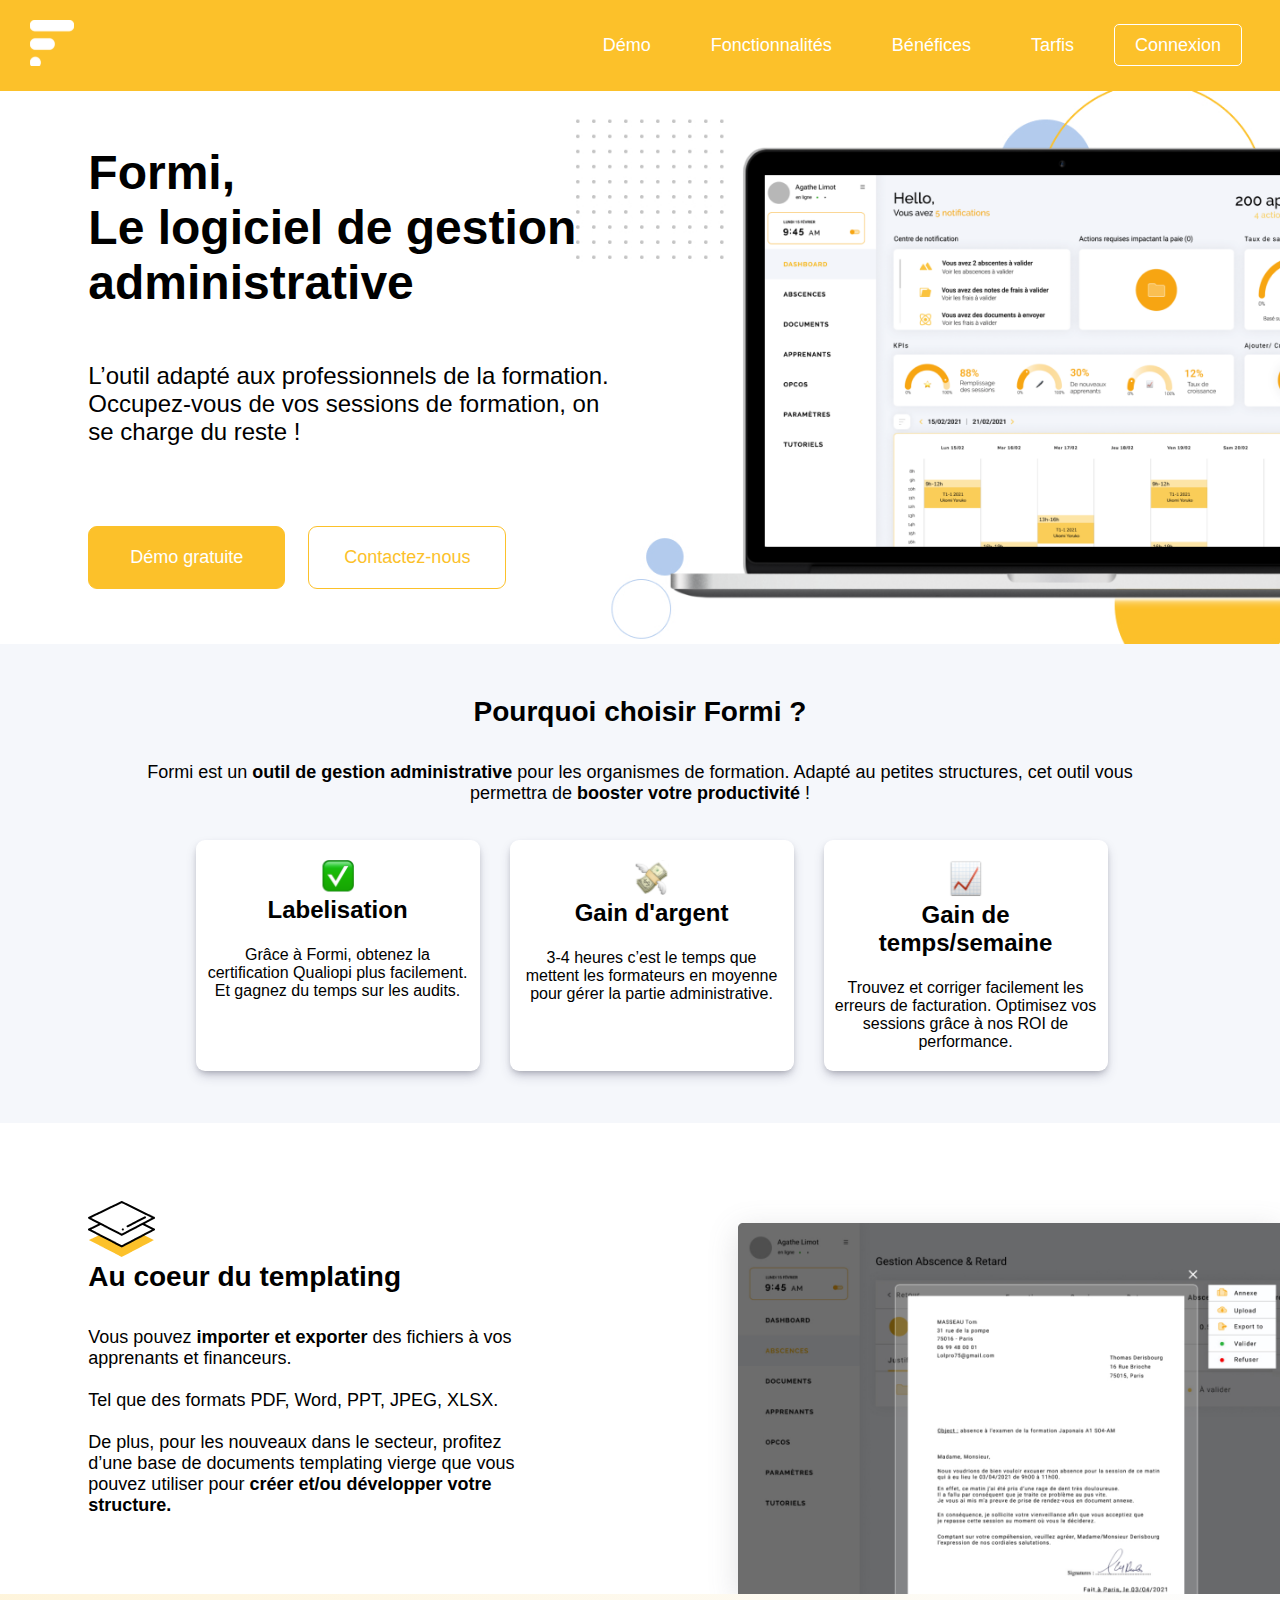
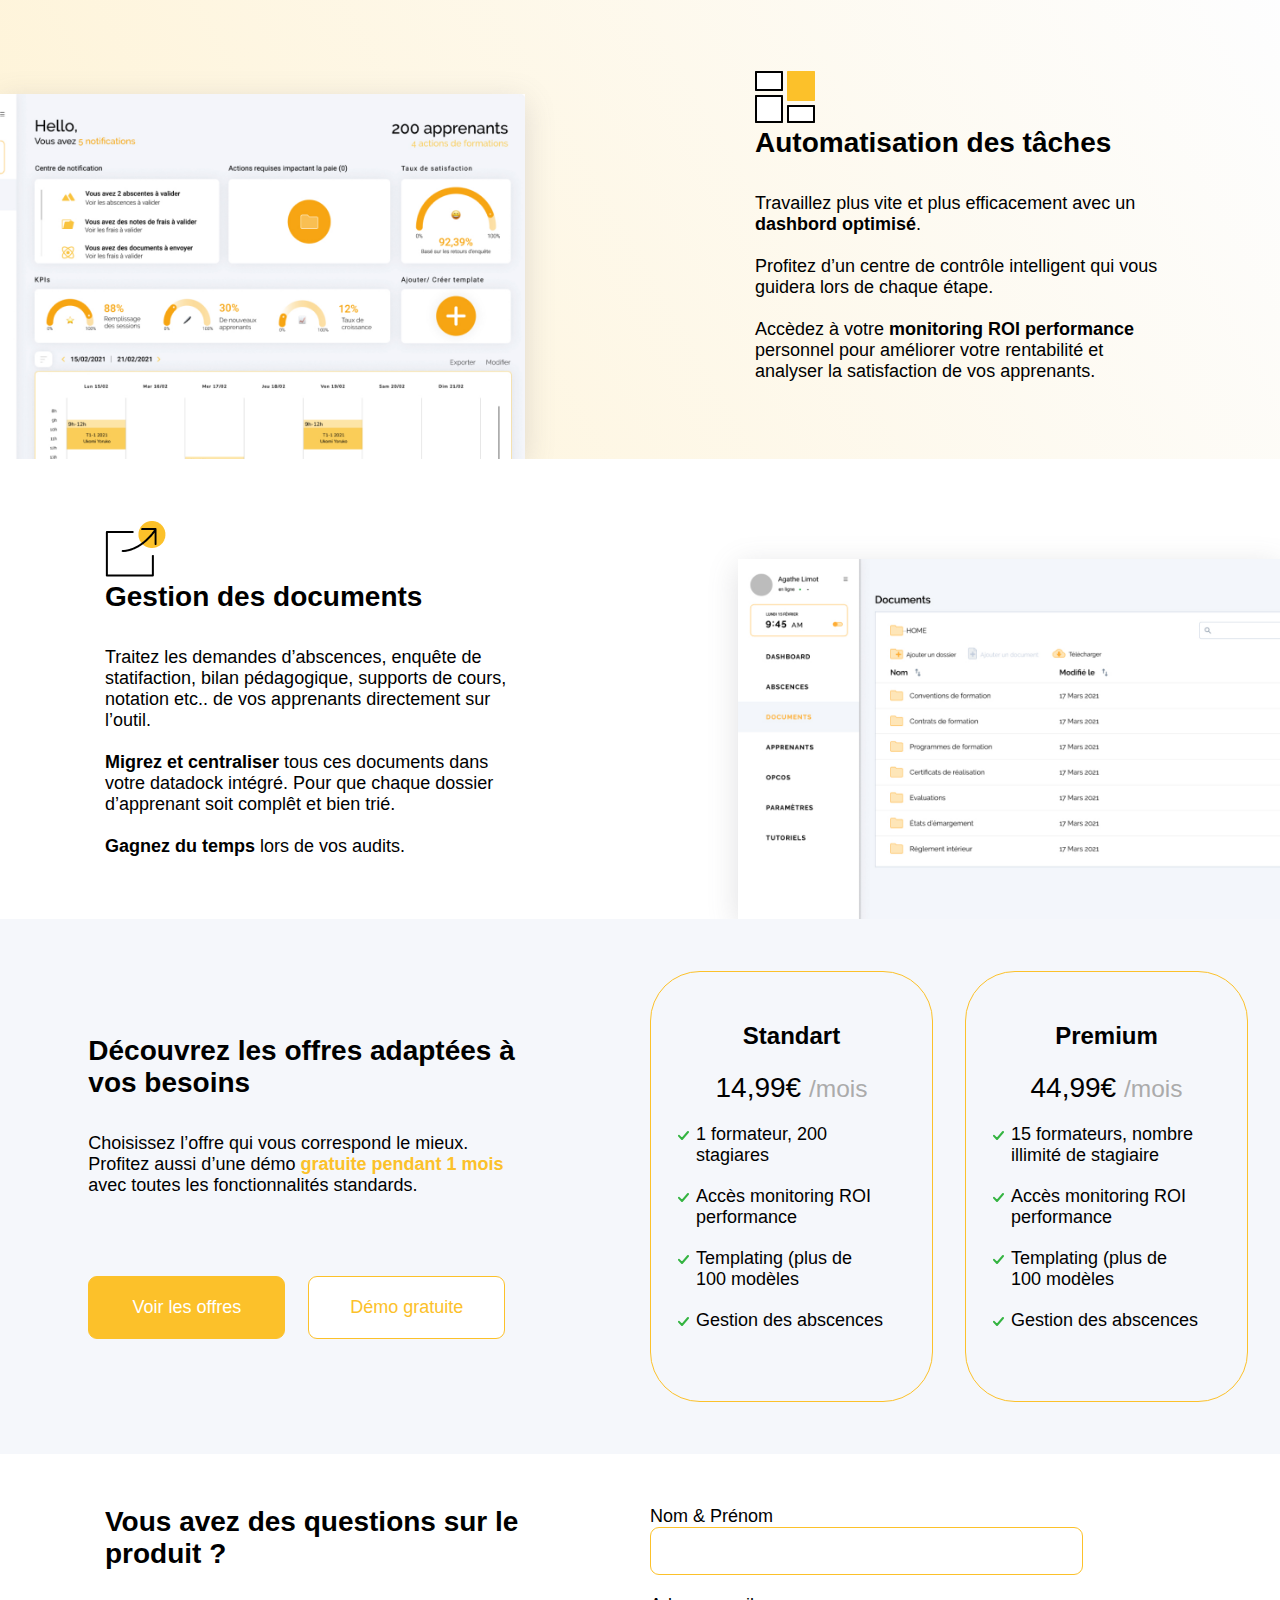
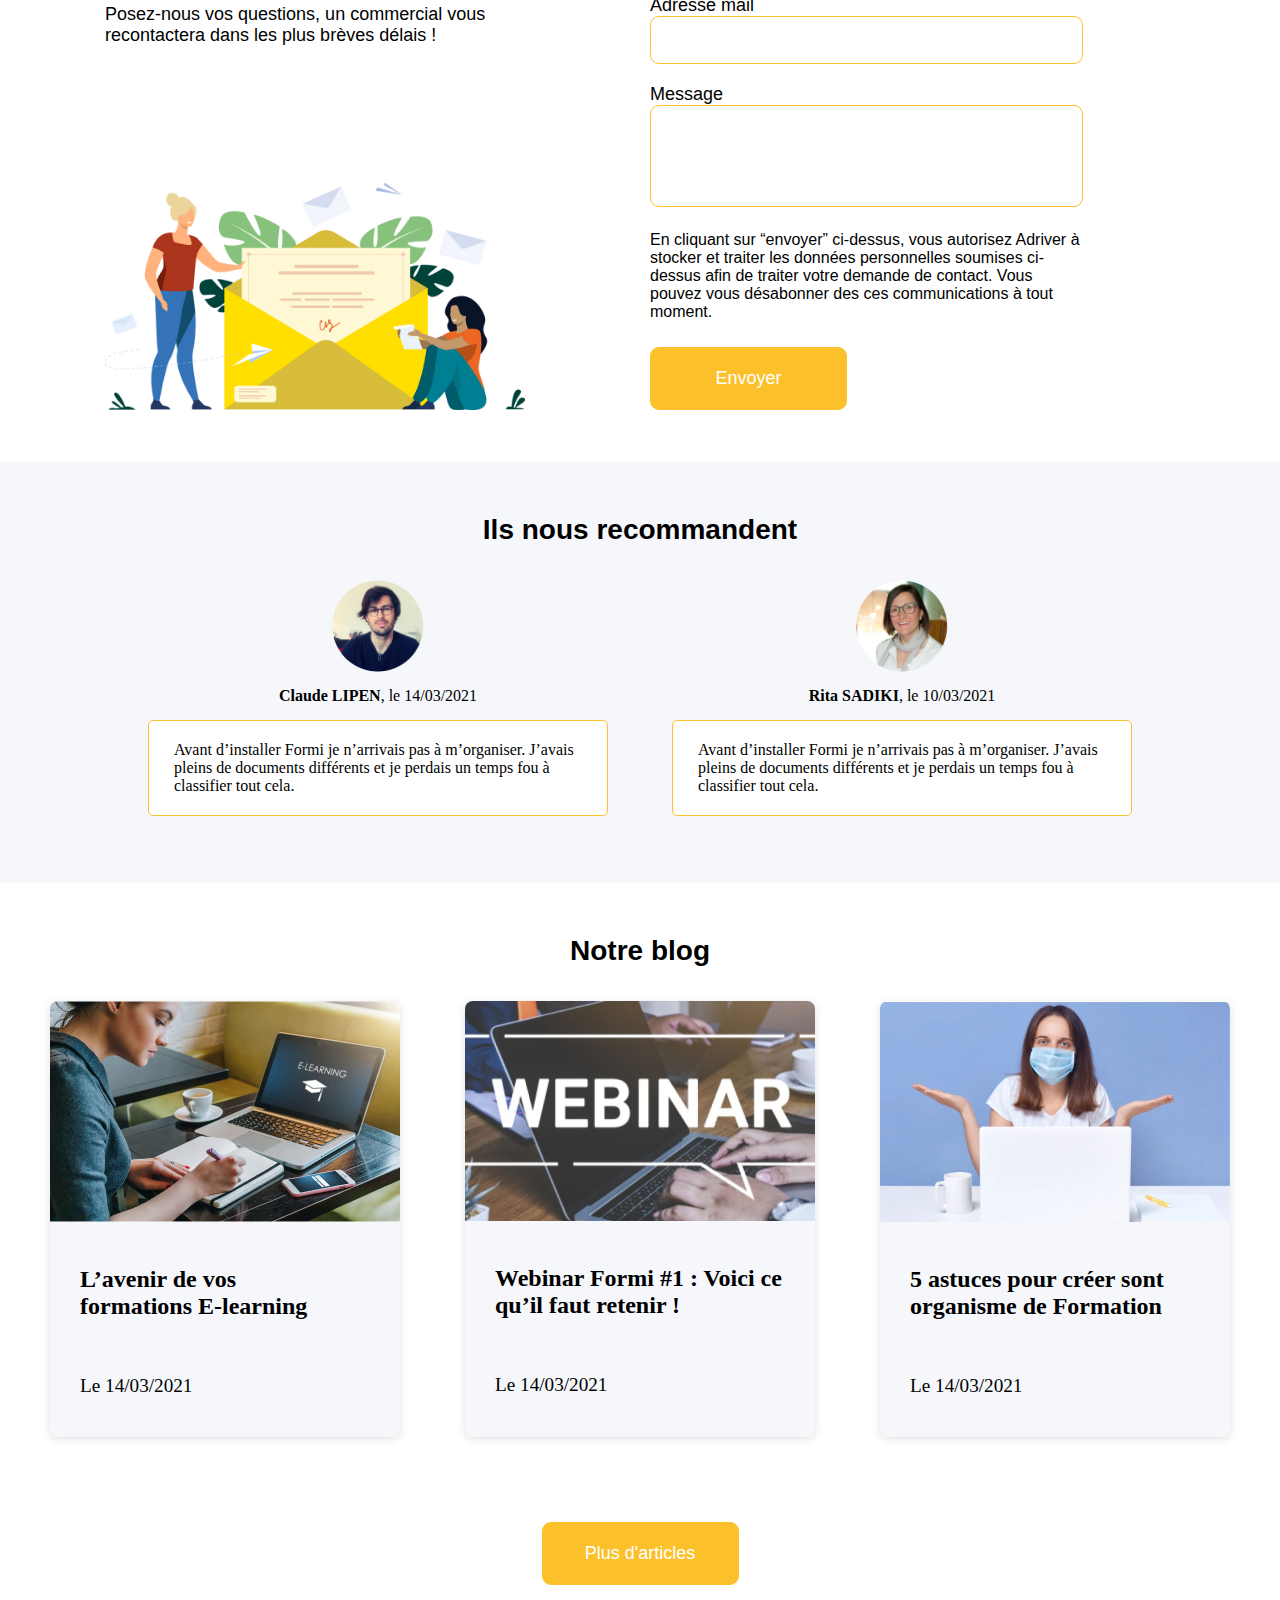
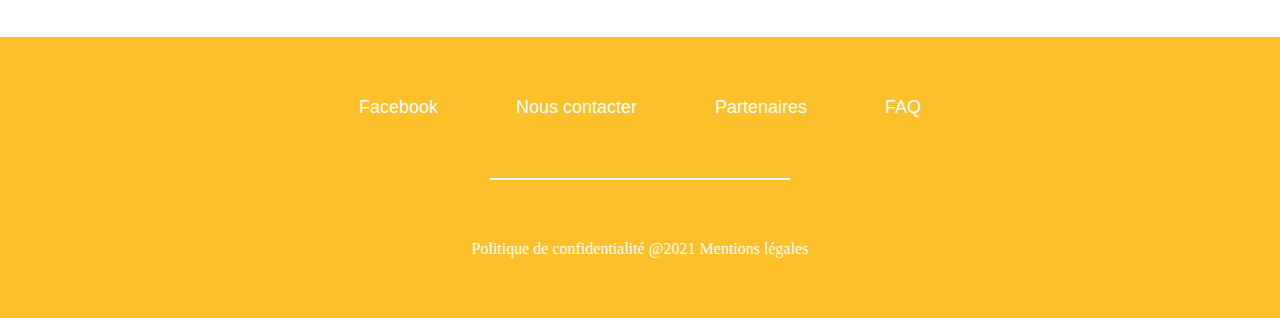
<file: index.html>
<!DOCTYPE html>
<html lang="en">
<head>
    <meta charset="UTF-8">
    <meta http-equiv="X-UA-Compatible" content="IE=edge">
    <meta name="viewport" content="width=device-width, initial-scale=1.0">
    <title>Document</title>
    <link rel="stylesheet" href="style.css">
</head>
<body>

    <header class="header">
        <a href="./index.html"><img class="logo" src="./images/logo.svg" alt="Logo formi"></a>
        <nav class="navBar">
            <a href="">Démo</a>
            <a href="">Fonctionnalités</a>
            <a href="">Bénéfices</a>
            <a href="">Tarfis</a>
            <a class="signIn" href="./login.html">Connexion</a>
        </nav>
    </header>

    <div class="wrapper section-heading">
        <div class="col-6 grid-center">
            <div class="container .container margin-neg-l">
                <div class="offset-1">
                    <h1>Formi,<br/>Le logiciel de gestion administrative</h1>
                    <p class="subtitle">L’outil adapté aux professionnels de la formation. Occupez-vous de vos sessions de formation, on se charge du reste ! </p>
                    <a class="cta ctaFill mr-1 download">Démo gratuite</a>
                    <a class="cta ctaStroke">Contactez-nous</a>
                </div>
            </div>
        </div>
        <div class="col-6">
            <img class="imgFull" src="./images/head-1.png" alt="">
        </div>
    </div>

    <div class="wrapper grey-bg section-padding why">
        <div class="col-12">
            <div class="container">
                <div class="offset-1-1">
                    <h2>Pourquoi choisir Formi ?</h2>
                    <p class="description">
                        Formi est un <b>outil de gestion administrative</b> pour les organismes de formation. Adapté au petites structures, cet outil vous permettra de <b>booster votre productivité</b> ! 
                    </p>
                    <div class="container">
                        <div class="offset-1-1">
                            <div class="cards">
                                <div class="card">
                                    <img src="./images/icons/card-icon-1.svg" alt="">
                                    <h3>Labelisation</h3>
                                    <p>
                                        Grâce à Formi, 
                                        obtenez la certification Qualiopi plus facilement. Et gagnez du temps sur les audits.
                                    </p>
                                </div>
                                <div class="card">
                                    <img src="./images/icons/card-icon-2.svg" alt="">
                                    <h3>Gain d'argent</h3>
                                    <p>
                                        3-4 heures c’est le temps que mettent les formateurs en moyenne pour gérer la partie administrative.
                                    </p>
                                </div>
                                <div class="card">
                                    <img src="./images/icons/card-icon-3.svg" alt="">
                                    <h3>Gain de temps/semaine</h3>
                                    <p>
                                        Trouvez et corriger facilement les erreurs de facturation. Optimisez vos sessions grâce à nos ROI de performance. 
                                    </p>
                                </div>
                            </div>
                        </div>
                    </div>
                </div>
            </div>
        </div>
    </div>

        <section class="wrapper benefits-section">
            <div class="col-6 grid-center">
                <div class="container margin-neg-l">
                    <div class="offset-1-1">
                        <img src="./images/picto-1.png" alt="">
                        <h2>Au coeur du templating</h2>
                        <p>
                            Vous pouvez <b>importer et exporter</b> des fichiers à vos apprenants et financeurs.
                            <br/><br/>
                            Tel que des formats PDF, Word, PPT, JPEG, XLSX. 
                            <br/><br/>
                            De plus, pour les nouveaux dans le secteur, profitez d’une base de documents templating vierge
                            que vous pouvez utiliser pour <b>créer et/ou développer votre structure.</b>
                        </p>
                    </div>
                </div>
                <!-- <a class="button" href="">S'inscrire à la newsletter</a> -->
            </div>
            <div class="col-6 grid-end">
                <div class="container margin-neg-l">
                    <div class="offset-1">
                        <img class="imgFull" src="./images/content-1.jpg" alt="">
                    </div>
                </div>
            </div>
        </section>

        <section class="wrapper gradient-bg benefits-section">
            <div class="col-6 grid-end">
                <div class="container">
                    <div class="col-5">
                        <img class="imgFull" src="./images/content-2.jpg" alt="">
                    </div>
                </div>
            </div>
            <div class="col-6 grid-center">
                <div class="container margin-neg-l-r">
                    <div class="offset-1-1">
                        <img src="./images/picto-2.png" alt="">
                        <h2>Automatisation des tâches</h2>
                        <p>
                            Travaillez plus vite et plus efficacement avec
                            un <b>dashbord optimisé</b>.
                            <br/><br/>
                            Profitez d’un centre de contrôle intelligent qui vous guidera lors de chaque étape.
                            <br/><br/>
                            Accèdez à votre <b>monitoring ROI performance</b> personnel pour améliorer votre rentabilité et analyser la satisfaction de vos apprenants. 
                        </p>
                    </div>
                </div>
                <!-- <a class="button" href="">S'inscrire à la newsletter</a> -->
            </div>
        </section>

        <section class="wrapper benefits-section">
            <div class="col-6 grid-center">
                <div class="container margin-neg-l-r">
                    <div class="offset-1-1">
                        <img src="./images/picto-3.png" alt="">
                        <h2>Gestion des documents</h2>
                        <p>
                            Traitez les demandes d’abscences, enquête de statifaction, bilan pédagogique, supports de cours, notation etc.. de vos apprenants directement sur l’outil. 
                            <br/><br/>
                            <b>Migrez et centraliser</b> tous ces documents dans votre datadock intégré. Pour que chaque dossier d’apprenant soit complêt et bien trié.
                            <br/><br/>
                            <b>Gagnez du temps</b> lors de vos audits. 
                        </p>
                    </div>
                </div>
                <!-- <a class="button" href="">S'inscrire à la newsletter</a> -->
            </div>
            <div class="col-6 grid-end">
                <div class="container margin-neg-l">
                    <div class="offset-1">
                        <img class="imgFull" src="./images/content-3.jpg" alt="">
                    </div>
                </div>
            </div>
        </section>



        <section class="wrapper section-padding tarifs-section grey-bg">
            <div class="col-6 grid-center">
                <div class="container margin-neg-l">
                    <div class="offset-1-1 tarif-description">
                        <h2>Découvrez les offres adaptées à vos besoins</h2>
                        <p>
                            Choisissez l’offre qui vous correspond le mieux.
                            Profitez aussi d’une démo <span class="primary"><b>gratuite pendant 1 mois</b></span> 
                            avec toutes les fonctionnalités standards.
                        </p>
                        <a class="cta ctaFill mr-1">Voir les offres</a>
                        <a class="cta ctaStroke download">Démo gratuite</a>
                    </div>
                </div>
                <!-- <a class="button" href="">S'inscrire à la newsletter</a> -->
            </div>
            <div class="col-6 tarifs">
                <div class="tarif">
                    <h3 class="text-center">Standart</h3>
                    <p class="tarif-price">14,99€ <span>/mois</span></p>
                    <ul class="tarif-details">
                        <li>1 formateur, 200 stagiares</li>
                        <li>Accès monitoring ROI performance</li>
                        <li>Templating (plus de 100 modèles</li>
                        <li>Gestion des abscences</li>
                    </ul>
                </div>
                <div class="tarif">
                    <h3 class="text-center">Premium</h3>
                    <p class="tarif-price">44,99€ <span>/mois</span></p>
                    <ul class="tarif-details">
                        <li>15 formateurs, nombre illimité de stagiaire</li>
                        <li>Accès monitoring ROI performance</li>
                        <li>Templating (plus de 100 modèles</li>
                        <li>Gestion des abscences</li>
                    </ul>
                </div>
            </div>
        </section>

        <section class="wrapper section-contact section-padding">
            <div class="col-6">
                <div class="container section-contact-left margin-neg-l-r">
                    <div class="offset-1-1 grid-between">
                        <div>
                            <h2>Vous avez des questions sur le produit ? </h2>
                            <p>Posez-nous vos questions, un commercial vous recontactera
                                dans les plus brèves délais !</p>
                        </div>
                        <div>
                            <img src="./images/content-4.jpg" alt="" class="imgFull">
                        </div>
                    </div>
                </div>
            </div>
            <div class="col-6">
                <div class="container margin-neg-r">
                    <div class="offset-0-2">
                        <form action="" class="form">
                            <div>
                                <label for="company">Nom & Prénom</label>
                                <input type="text" name="company" id="company" required>
                            </div>
                            <div>
                                <label for="email">Adresse mail</label>
                                <input type="email" name="email" id="email" required>
                            </div>
                            <div>
                                <label for="message">Message</label>
                                <textarea rows="4" name="message" id="message" required></textarea>
                            </div>
                            <p class="body2">
                                En cliquant sur “envoyer” ci-dessus, vous autorisez Adriver à
                                stocker et traiter les données personnelles soumises ci-dessus afin de traiter votre demande de contact. Vous pouvez vous désabonner des ces communications à tout moment.
                            </p>
                            <button class="cta ctaFill" type="submit">Envoyer</button>
                        </form>
                    </div>
                </div>
            </div>
        </section>

        <div class="recommandations section-padding grey-bg">
            <h2>Ils nous recommandent</h2>
            <div class="testimonies">
                <div class="testimony">
                    <img src="./images/testi-1.png" alt="">
                    <p class="name"><b>Claude LIPEN</b>, le 14/03/2021</p>
                    <div class="text">
                        <p>
                            Avant d’installer Formi je n’arrivais pas  à m’organiser. J’avais pleins de documents différents et je perdais un temps fou à classifier tout cela.
                        </p>
                    </div>
                </div>
                <div class="testimony">
                    <img src="./images/testi-2.png" alt="">
                    <p class="name"><b>Rita SADIKI</b>, le 10/03/2021</p>
                    <div class="text">
                        <p>
                            Avant d’installer Formi je n’arrivais pas  à m’organiser. J’avais pleins de documents différents et je perdais un temps fou à classifier tout cela.
                        </p>
                    </div>
                </div>
            </div>
        </div>

        <div class="blog section-padding">
            <h2>Notre blog</h2>
            <div class="articles">
                <div class="article">
                    <img src="./images/article-1.jpg" alt="">
                    <div class="details">
                        <h4 class="title">L’avenir de vos formations&nbsp;E-learning </h4>
                        <p class="date">Le 14/03/2021</p>
                    </div>
                </div>
                <div class="article">
                    <img src="./images/article-2.jpg" alt="">
                    <div class="details">
                        <h4 class="title">Webinar Formi #1 : 
                            Voici ce qu’il faut retenir !</h4>
                        <p class="date">Le 14/03/2021</p>
                    </div>
                </div>
                <div class="article">
                    <img src="./images/article-3.jpg" alt="">
                    <div class="details">
                        <h4 class="title">5 astuces pour créer
                            sont organisme de Formation</h4>
                        <p class="date">Le 14/03/2021</p>
                    </div>
                </div>
            </div>
            <div class="flex">
                <a href="./blog.html" class="cta ctaFill">Plus d'articles</a>
            </div>
        </div>

    <footer class="footer">
        <div class="footerNav">
            <a href="https://www.facebook.com/FORMI-103700655185353" target="_blank">Facebook</a>
            <a href="">Nous contacter</a>
            <a href="">Partenaires</a>
            <a href="">FAQ</a>
        </div>

        <div class="spacer"></div>

        <div class="copyrights">
            <p>Politique de confidentialité @2021 Mentions légales</p>
        </div>
    </footer>
</body>
</html>
</file>
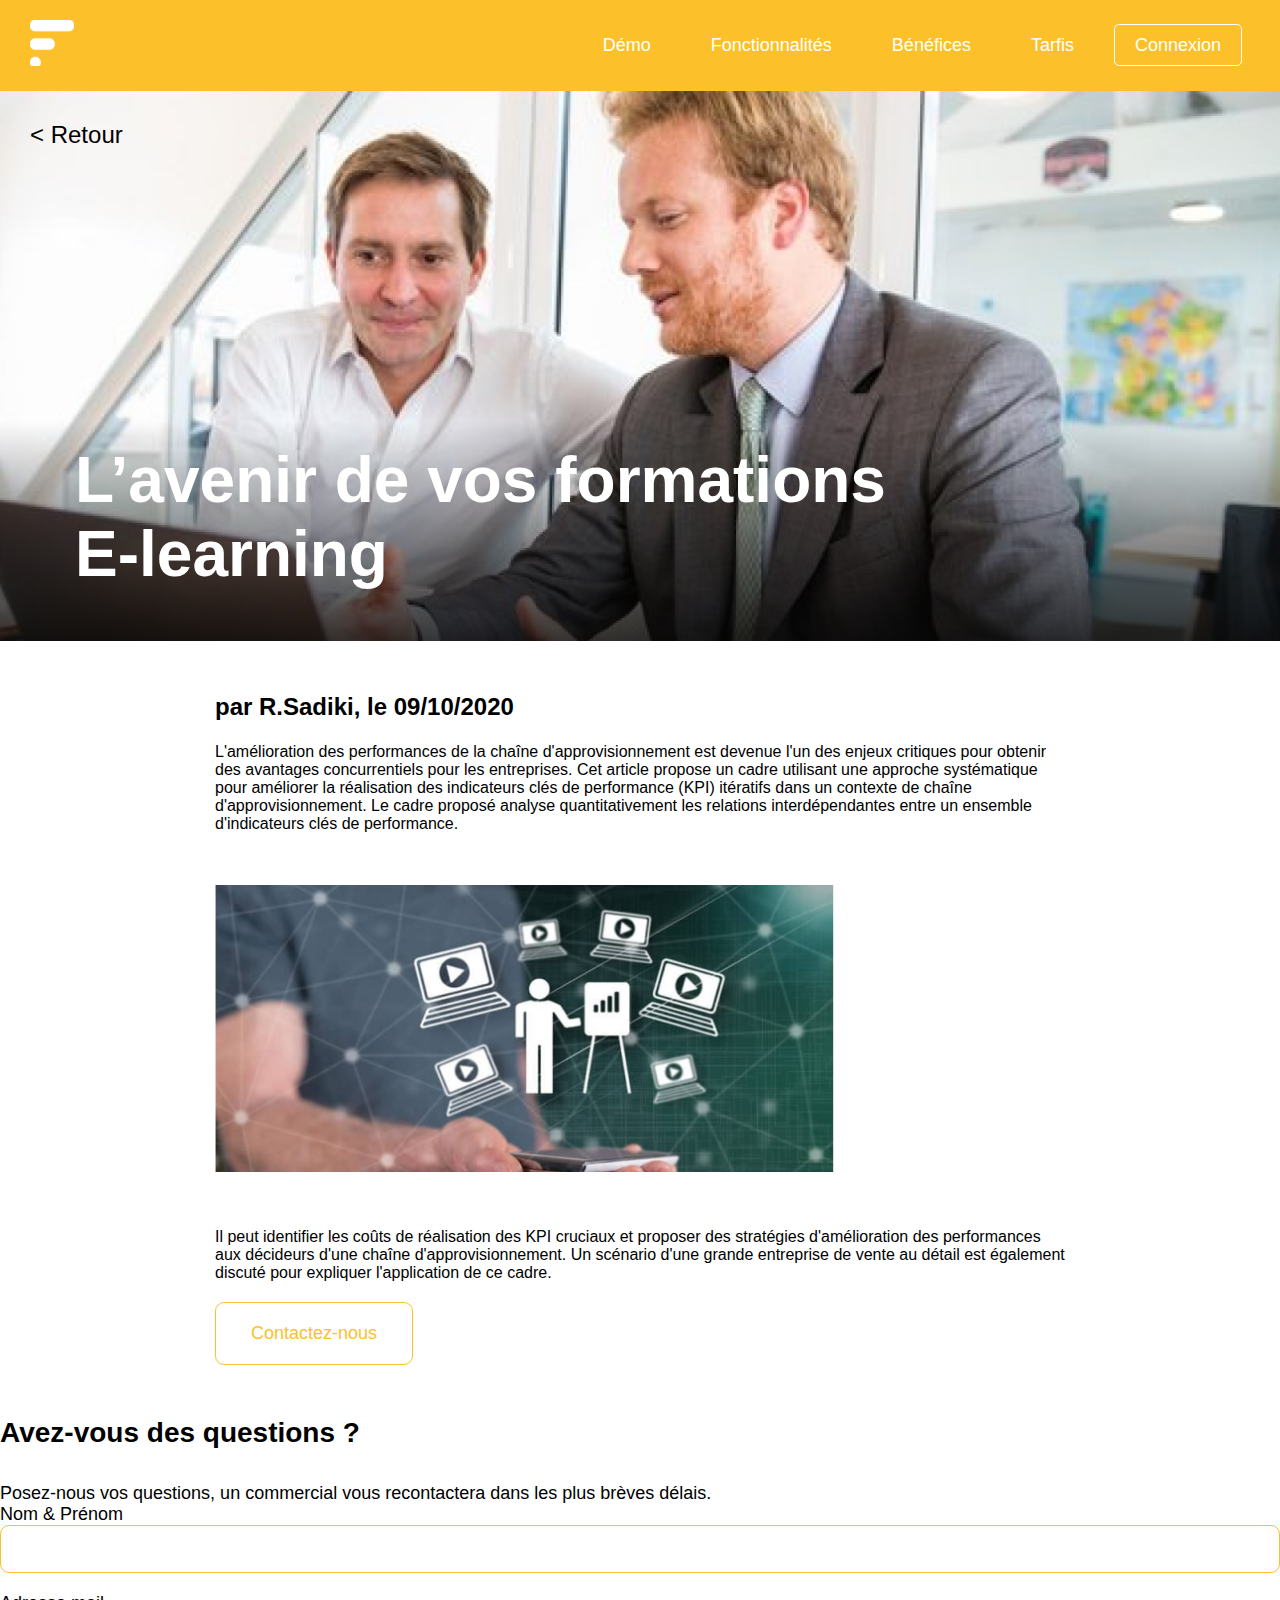
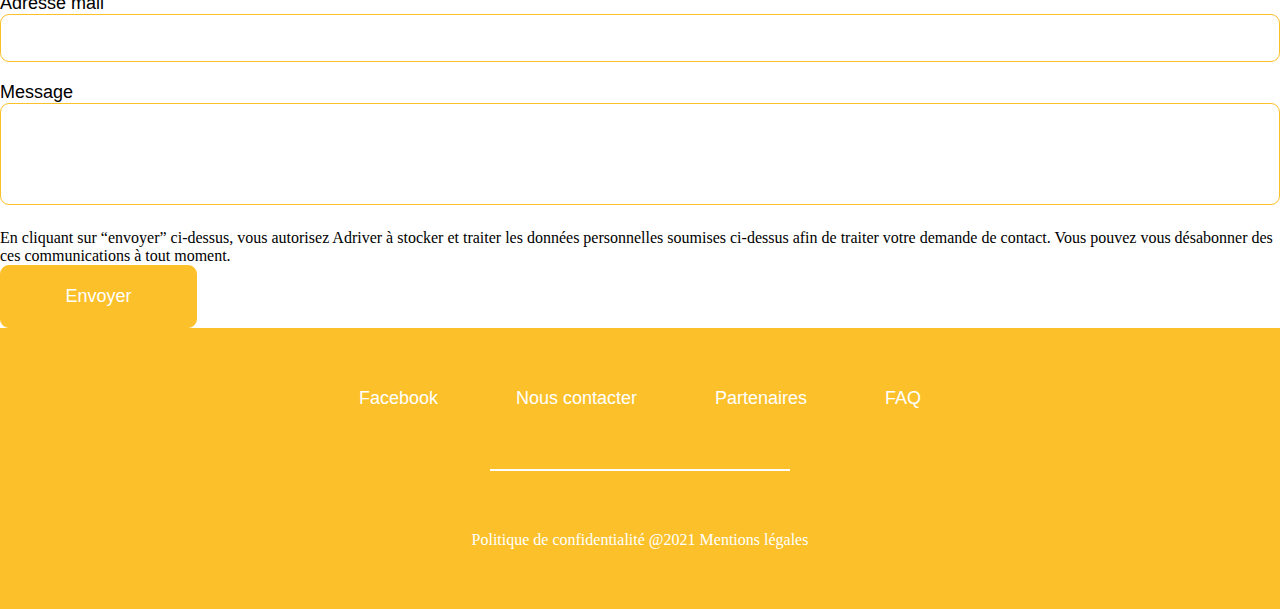
<file: article-1.html>
<!DOCTYPE html>
<html lang="en">
<head>
    <meta charset="UTF-8">
    <meta http-equiv="X-UA-Compatible" content="IE=edge">
    <meta name="viewport" content="width=device-width, initial-scale=1.0">
    <title>Article - Formi</title>
    <link rel="stylesheet" href="style.css">
</head>
<body>
    <header class="header">
        <a href="./index.html"><img class="logo" src="./images/logo.svg" alt="Logo formi"></a>
        <nav class="navBar">
            <a href="">Démo</a>
            <a href="">Fonctionnalités</a>
            <a href="">Bénéfices</a>
            <a href="">Tarfis</a>
            <a class="signIn" href="./login.html">Connexion</a>
        </nav>
    </header>

    <div id="article">
        <div class="article-head">
            <img class="cover" src="./images/articles/article-1-head.jpg" alt="">
            <div class="gradient-image"></div>
            <a class="prev" href="./blog.html">< Retour</a>
            <h1 class="title">L’avenir de vos formations<br/>E-learning</h1>
        </div>
    
    
        <div class="article-body">
            <h3>par R.Sadiki, le 09/10/2020</h3>
            <p class="body2">
                L'amélioration des performances de la chaîne d'approvisionnement est devenue l'un des enjeux critiques pour obtenir des avantages concurrentiels pour les entreprises. Cet article propose un cadre utilisant une approche systématique pour améliorer la réalisation des indicateurs clés de performance (KPI) itératifs dans un contexte de chaîne d'approvisionnement. Le cadre proposé analyse quantitativement les relations interdépendantes entre un ensemble d'indicateurs clés de performance.
            </p>
            <img src="./images/articles/article-1-content.jpg" alt="">
            <p class="body2">
                Il peut identifier les coûts de réalisation des KPI cruciaux et proposer des stratégies d'amélioration des performances aux décideurs d'une chaîne d'approvisionnement. Un scénario d'une grande entreprise de vente au détail est également discuté pour expliquer l'application de ce cadre.  
            </p>
            <a class="cta ctaStroke contact">Contactez-nous</a>
        </div>
    </div>

    <div class="popup">
        <div class="overlay"></div>
        <div class="popupForm">
            <div class="container">
                <h2>Avez-vous des questions ?</h1>
                <p>Posez-nous vos questions, un commercial vous recontactera dans les plus brèves délais.</p>
                <form action="">
                    <div>
                        <label for="company">Nom & Prénom</label>
                        <input type="text" name="company" id="company" required>
                    </div>
                    <div>
                        <label for="email">Adresse mail</label>
                        <input type="email" name="email" id="email" required>
                    </div>
                    <div>
                        <label for="message">Message</label>
                        <textarea rows="4" name="message" id="message" required></textarea>
                    </div>
                    <p class="">
                        En cliquant sur “envoyer” ci-dessus, vous autorisez Adriver à
                        stocker et traiter les données personnelles soumises ci-dessus afin de traiter votre demande de contact. Vous pouvez vous désabonner des ces communications à tout moment.
                    </p>
                    <button class="cta ctaFill" type="submit">Envoyer</button>
                </form>
            </div>
        </div>
    </div>


    <!-- FOOTER -->
    <footer class="footer">
        <div class="footerNav">
            <a href="https://www.facebook.com/FORMI-103700655185353" target="_blank">Facebook</a>
            <a href="">Nous contacter</a>
            <a href="">Partenaires</a>
            <a href="">FAQ</a>
        </div>

        <div class="spacer"></div>

        <div class="copyrights">
            <p>Politique de confidentialité @2021 Mentions légales</p>
        </div>
    </footer>

    <script>

        const contactButton = document.querySelector('.contact');
        const popup = document.querySelector('.popup');
        const demoOverlay = document.querySelector('.overlay');

        demoOverlay.addEventListener('mousedown', () => {
            popup.classList.remove('active');
        })

        contactButton.addEventListener('mousedown', () => {
            popup.classList.add('active');
        })
    </script>

</body>
</html>
</file>
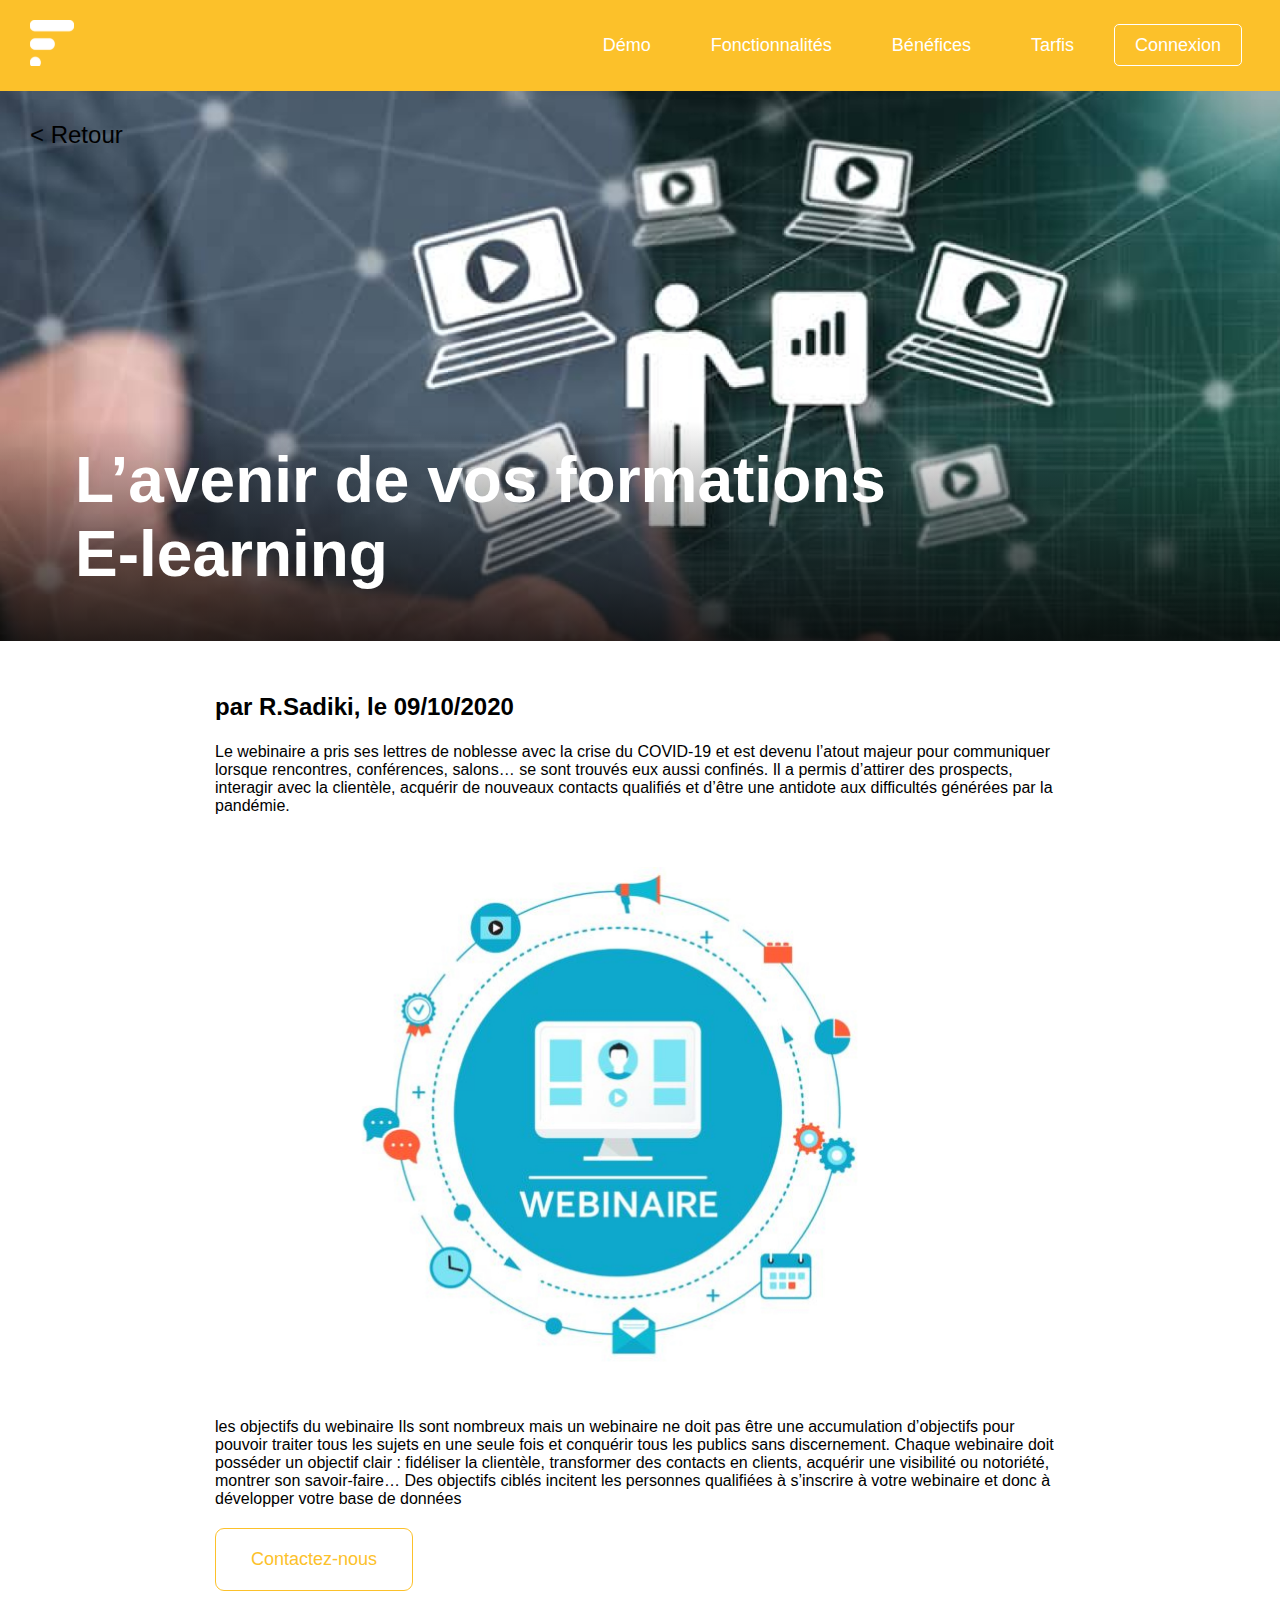
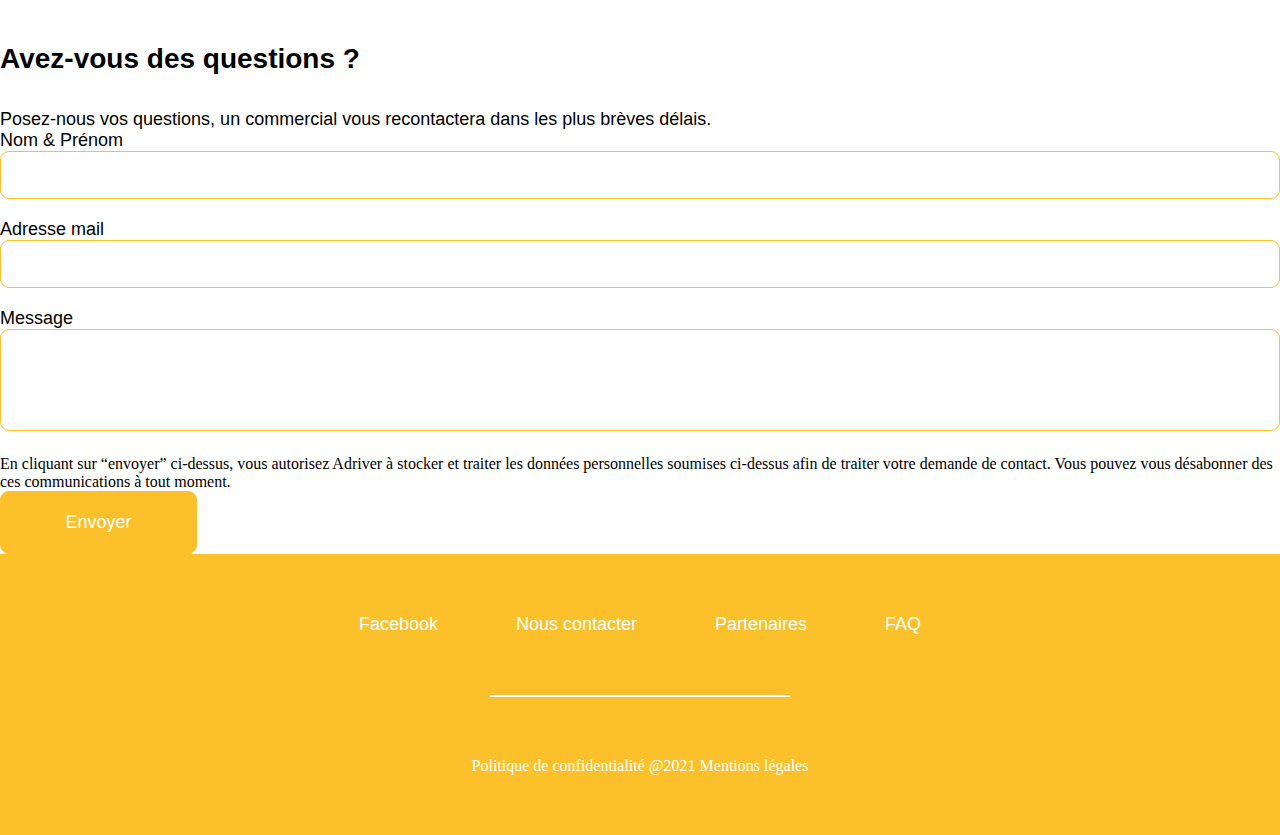
<file: article-2.html>
<!DOCTYPE html>
<html lang="en">
<head>
    <meta charset="UTF-8">
    <meta http-equiv="X-UA-Compatible" content="IE=edge">
    <meta name="viewport" content="width=device-width, initial-scale=1.0">
    <title>Article - Formi</title>
    <link rel="stylesheet" href="style.css">
</head>
<body>
    <header class="header">
        <a href="./index.html"><img class="logo" src="./images/logo.svg" alt="Logo formi"></a>
        <nav class="navBar">
            <a href="">Démo</a>
            <a href="">Fonctionnalités</a>
            <a href="">Bénéfices</a>
            <a href="">Tarfis</a>
            <a class="signIn" href="./login.html">Connexion</a>
        </nav>
    </header>

    <div id="article">
        <div class="article-head">
            <img class="cover" src="./images/articles/article-2-head.jpg" alt="">
            <div class="gradient-image"></div>
            <a class="prev" href="./blog.html">< Retour</a>
            <h1 class="title">L’avenir de vos formations<br/>E-learning</h1>
        </div>
    
    
        <div class="article-body">
            <h3>par R.Sadiki, le 09/10/2020</h3>
            <p class="body2">
                Le webinaire a pris ses lettres de noblesse avec la crise du COVID-19 et est devenu l’atout majeur pour communiquer lorsque rencontres, conférences, salons… se sont trouvés eux aussi confinés. Il a permis d’attirer des prospects, interagir avec la clientèle, acquérir de nouveaux contacts qualifiés et d’être une antidote aux difficultés générées par la pandémie.
            </p>
            <img src="./images/articles/article-2-content.jpg" alt="">
            <p class="body2">
                les objectifs du webinaire Ils sont nombreux mais un webinaire ne doit pas être une accumulation d’objectifs pour pouvoir traiter tous les sujets en une seule fois et conquérir tous les publics sans discernement. Chaque webinaire doit posséder un objectif clair : fidéliser la clientèle, transformer des contacts en clients, acquérir une visibilité ou notoriété, montrer son savoir-faire… Des objectifs ciblés incitent les personnes qualifiées à s’inscrire à votre webinaire et donc à développer votre base de données
            </p>
            <a class="cta ctaStroke contact">Contactez-nous</a>
        </div>
    </div>

    <div class="popup">
        <div class="overlay"></div>
        <div class="popupForm">
            <div class="container">
                <h2>Avez-vous des questions ?</h1>
                <p>Posez-nous vos questions, un commercial vous recontactera dans les plus brèves délais.</p>
                <form action="">
                    <div>
                        <label for="company">Nom & Prénom</label>
                        <input type="text" name="company" id="company" required>
                    </div>
                    <div>
                        <label for="email">Adresse mail</label>
                        <input type="email" name="email" id="email" required>
                    </div>
                    <div>
                        <label for="message">Message</label>
                        <textarea rows="4" name="message" id="message" required></textarea>
                    </div>
                    <p class="">
                        En cliquant sur “envoyer” ci-dessus, vous autorisez Adriver à
                        stocker et traiter les données personnelles soumises ci-dessus afin de traiter votre demande de contact. Vous pouvez vous désabonner des ces communications à tout moment.
                    </p>
                    <button class="cta ctaFill" type="submit">Envoyer</button>
                </form>
            </div>
        </div>
    </div>


    <!-- FOOTER -->
    <footer class="footer">
        <div class="footerNav">
            <a href="https://www.facebook.com/FORMI-103700655185353" target="_blank">Facebook</a>
            <a href="">Nous contacter</a>
            <a href="">Partenaires</a>
            <a href="">FAQ</a>
        </div>

        <div class="spacer"></div>

        <div class="copyrights">
            <p>Politique de confidentialité @2021 Mentions légales</p>
        </div>
    </footer>

    <script>

        const contactButton = document.querySelector('.contact');
        const popup = document.querySelector('.popup');
        const demoOverlay = document.querySelector('.overlay');

        demoOverlay.addEventListener('mousedown', () => {
            popup.classList.remove('active');
        })

        contactButton.addEventListener('mousedown', () => {
            popup.classList.add('active');
        })
    </script>

</body>
</html>
</file>
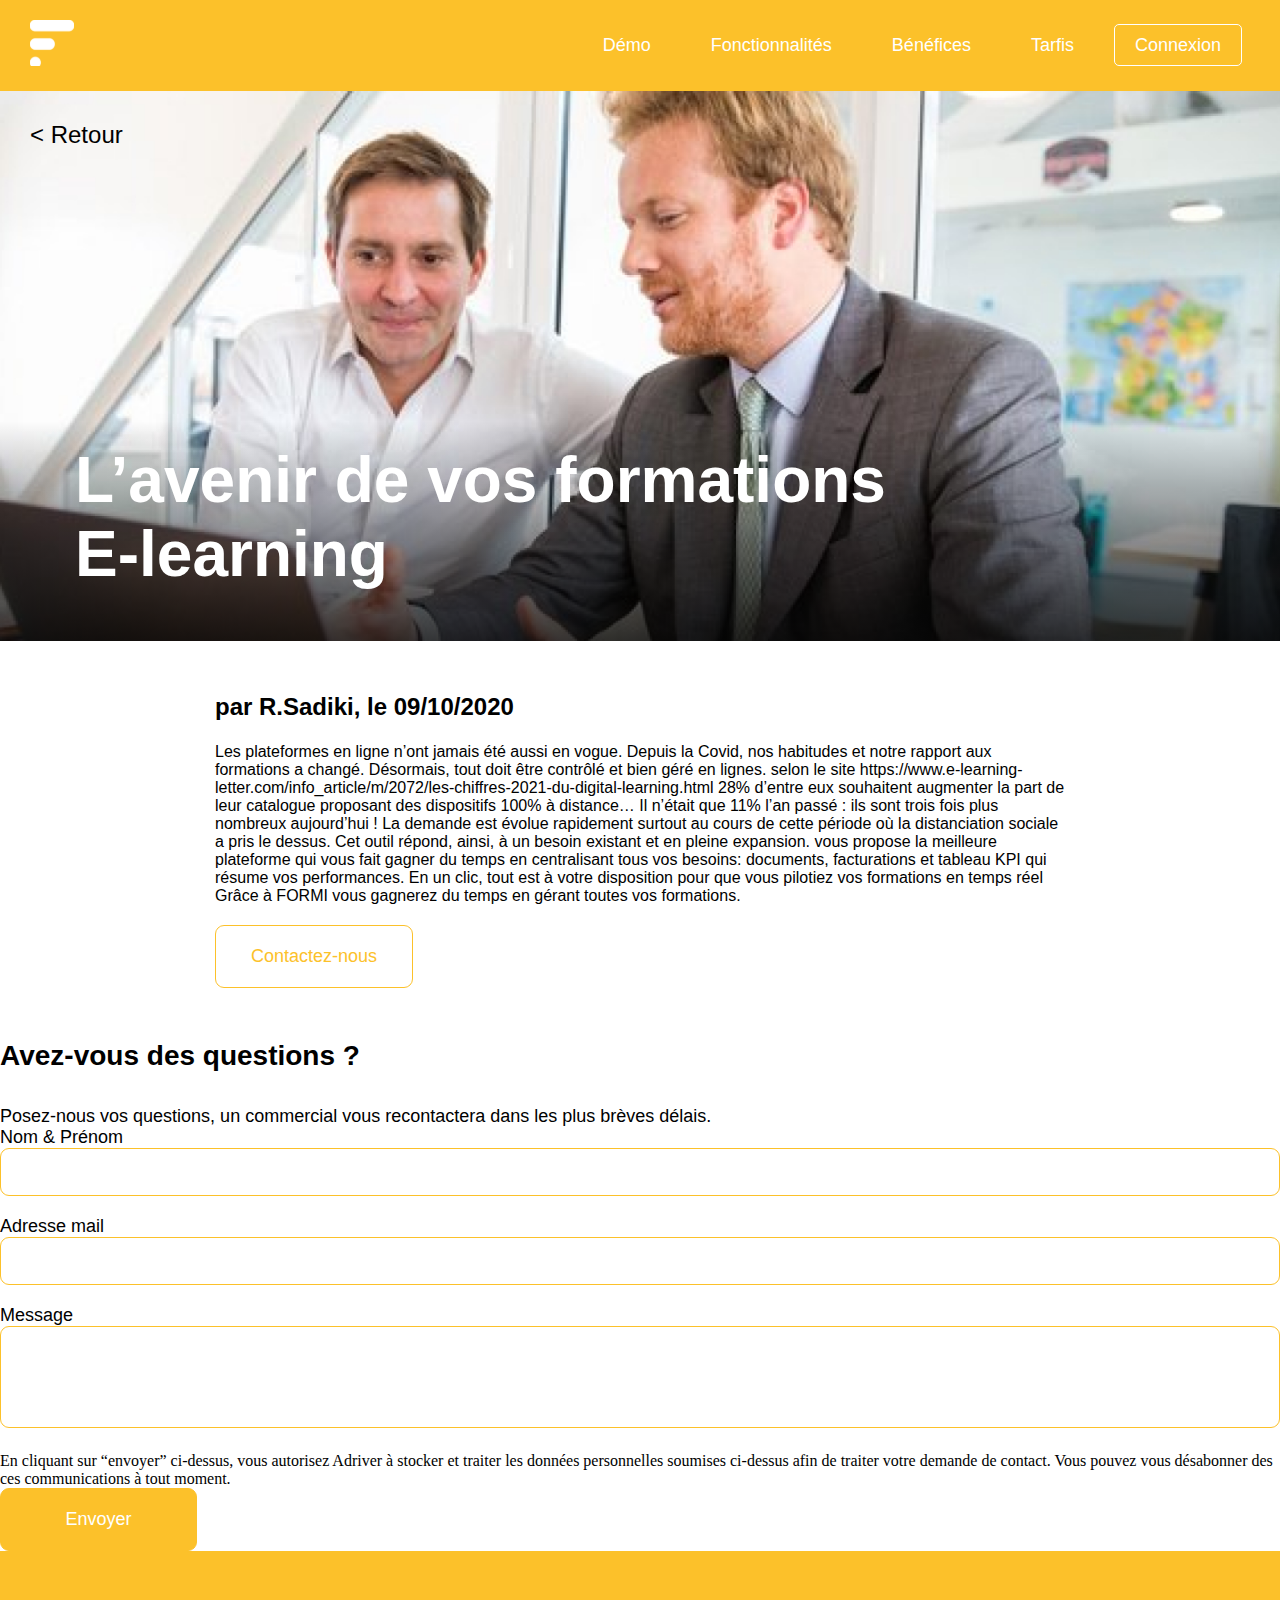
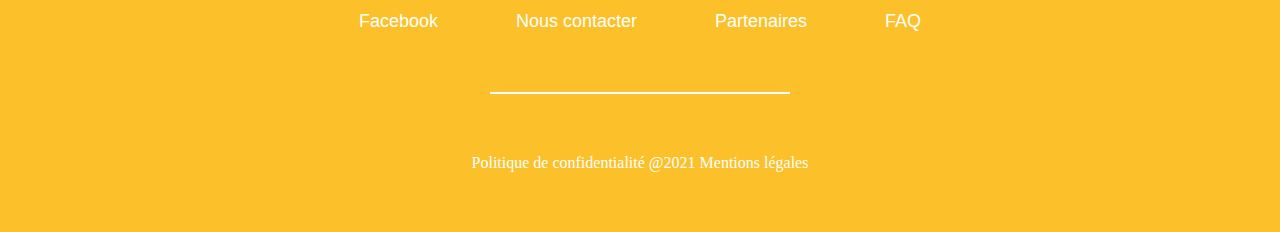
<file: article-3.html>
<!DOCTYPE html>
<html lang="en">
<head>
    <meta charset="UTF-8">
    <meta http-equiv="X-UA-Compatible" content="IE=edge">
    <meta name="viewport" content="width=device-width, initial-scale=1.0">
    <title>Article - Formi</title>
    <link rel="stylesheet" href="style.css">
</head>
<body>
    <header class="header">
        <a href="./index.html"><img class="logo" src="./images/logo.svg" alt="Logo formi"></a>
        <nav class="navBar">
            <a href="">Démo</a>
            <a href="">Fonctionnalités</a>
            <a href="">Bénéfices</a>
            <a href="">Tarfis</a>
            <a class="signIn" href="./login.html">Connexion</a>
        </nav>
    </header>

    <div id="article">
        <div class="article-head">
            <img class="cover" src="./images/articles/article-1-head.jpg" alt="">
            <div class="gradient-image"></div>
            <a class="prev" href="./blog.html">< Retour</a>
            <h1 class="title">L’avenir de vos formations<br/>E-learning</h1>
        </div>
    
    
        <div class="article-body">
            <h3>par R.Sadiki, le 09/10/2020</h3>
            <p class="body2">
                Les plateformes en ligne n’ont jamais été aussi en vogue. Depuis la Covid, nos habitudes et notre rapport aux formations a changé. Désormais, tout doit être contrôlé et bien géré en lignes.
                selon le site 

                https://www.e-learning-letter.com/info_article/m/2072/les-chiffres-2021-du-digital-learning.html 

                28% d’entre eux souhaitent augmenter la part de leur catalogue proposant des dispositifs 100% à distance… Il n’était que 11% l’an passé : ils sont trois fois plus nombreux aujourd’hui ! La demande est évolue rapidement surtout au cours de cette période où la distanciation sociale a pris le dessus. Cet outil répond, ainsi, à un besoin existant et en pleine expansion.


                vous propose la meilleure plateforme qui vous fait gagner du temps en centralisant tous vos besoins: documents, facturations et tableau KPI qui résume vos performances. En un clic, tout est à votre disposition pour que vous pilotiez vos formations en temps réel

                Grâce à FORMI vous gagnerez du temps en gérant toutes vos formations.
            </p>
            <a class="cta ctaStroke contact">Contactez-nous</a>
        </div>
    </div>

    <div class="popup">
        <div class="overlay"></div>
        <div class="popupForm">
            <div class="container">
                <h2>Avez-vous des questions ?</h1>
                <p>Posez-nous vos questions, un commercial vous recontactera dans les plus brèves délais.</p>
                <form action="">
                    <div>
                        <label for="company">Nom & Prénom</label>
                        <input type="text" name="company" id="company" required>
                    </div>
                    <div>
                        <label for="email">Adresse mail</label>
                        <input type="email" name="email" id="email" required>
                    </div>
                    <div>
                        <label for="message">Message</label>
                        <textarea rows="4" name="message" id="message" required></textarea>
                    </div>
                    <p class="">
                        En cliquant sur “envoyer” ci-dessus, vous autorisez Adriver à
                        stocker et traiter les données personnelles soumises ci-dessus afin de traiter votre demande de contact. Vous pouvez vous désabonner des ces communications à tout moment.
                    </p>
                    <button class="cta ctaFill" type="submit">Envoyer</button>
                </form>
            </div>
        </div>
    </div>


    <!-- FOOTER -->
    <footer class="footer">
        <div class="footerNav">
            <a href="https://www.facebook.com/FORMI-103700655185353" target="_blank">Facebook</a>
            <a href="">Nous contacter</a>
            <a href="">Partenaires</a>
            <a href="">FAQ</a>
        </div>

        <div class="spacer"></div>

        <div class="copyrights">
            <p>Politique de confidentialité @2021 Mentions légales</p>
        </div>
    </footer>

    <script>

        const contactButton = document.querySelector('.contact');
        const popup = document.querySelector('.popup');
        const demoOverlay = document.querySelector('.overlay');

        demoOverlay.addEventListener('mousedown', () => {
            popup.classList.remove('active');
        })

        contactButton.addEventListener('mousedown', () => {
            popup.classList.add('active');
        })
    </script>

</body>
</html>
</file>
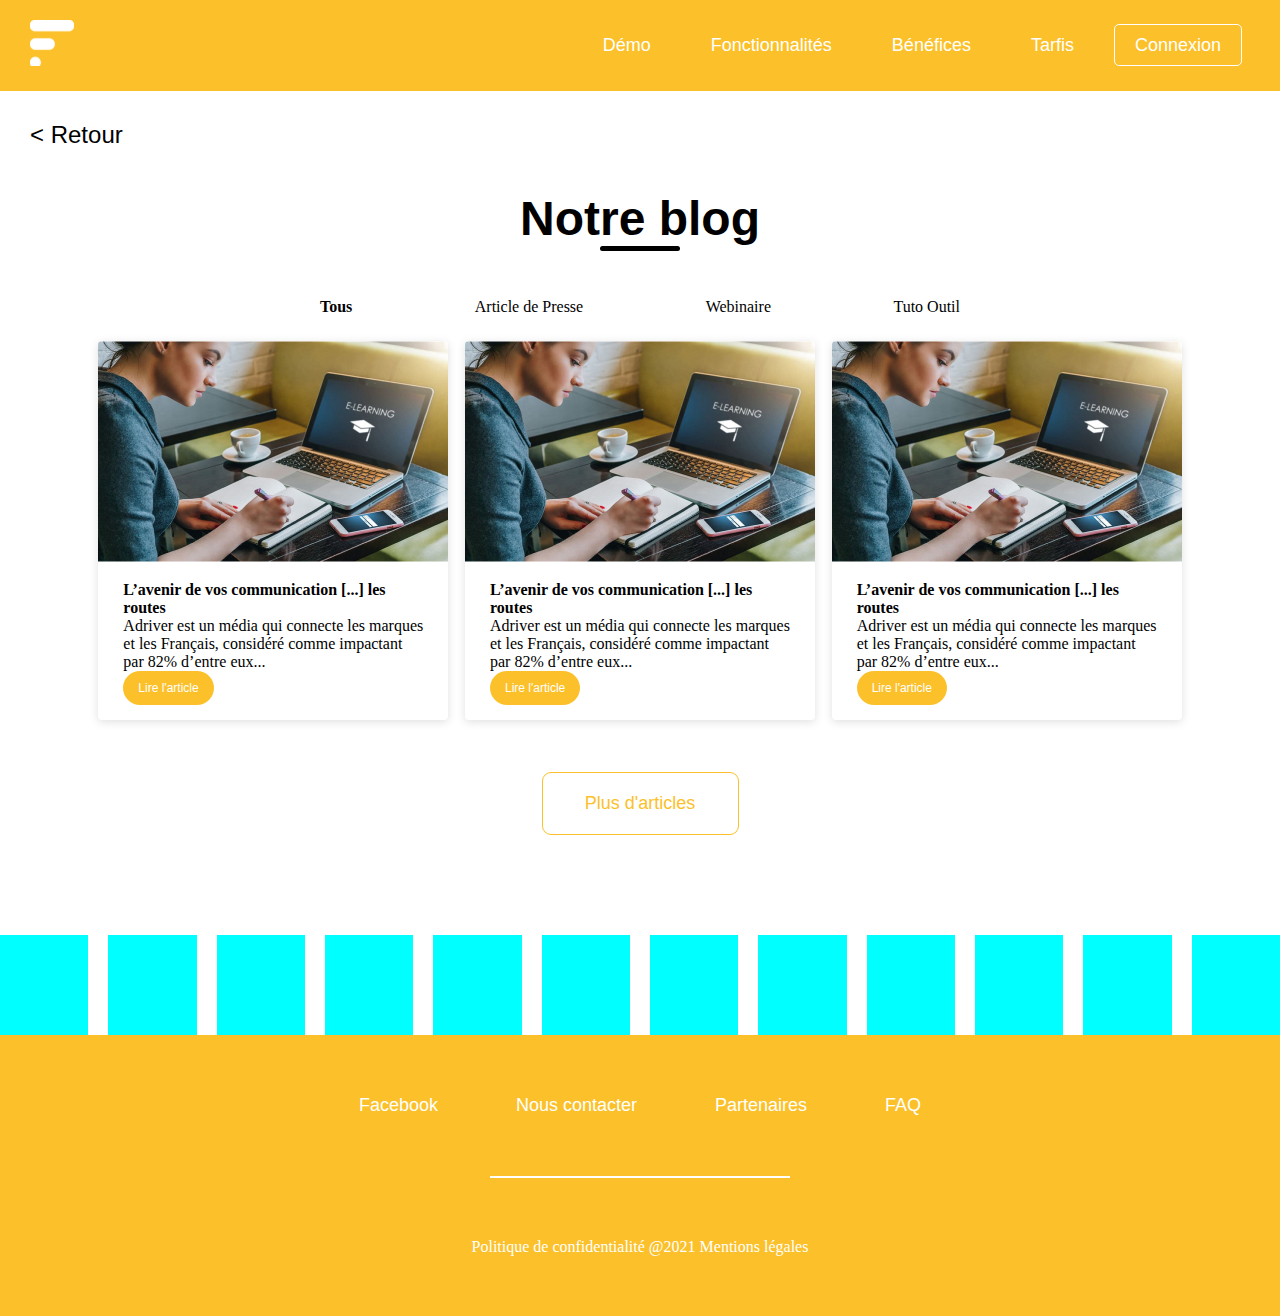
<file: blog.html>
<!DOCTYPE html>
<html lang="en">
<head>
    <meta charset="UTF-8">
    <meta http-equiv="X-UA-Compatible" content="IE=edge">
    <meta name="viewport" content="width=device-width, initial-scale=1.0">
    <title>Notre blog - Formi</title>
    <link rel="stylesheet" href="style.css">
</head>
<body>
    <header class="header">
        <a href="./index.html"><img class="logo" src="./images/logo.svg" alt="Logo formi"></a>
        <nav class="navBar">
            <a href="">Démo</a>
            <a href="">Fonctionnalités</a>
            <a href="">Bénéfices</a>
            <a href="">Tarfis</a>
            <a class="signIn" href="./login.html">Connexion</a>
        </nav>
    </header>

    
    <main id="blog">
        <a class="prev" href="./index.html">< Retour</a>
        <h1>Notre blog</h1>
        <nav class="tabs">
            <ul class="tab-list">
                <li class="tab active">Tous</li>
                <li class="tab">Article de Presse</li>
                <li class="tab">Webinaire</li>
                <li class="tab">Tuto Outil</li>
            </ul>
        </nav>

        <div class="wrapper">
            <div class="col-12">
                <div class="container articles">
                    <div class="col-4 article">
                        <img src="./images/article-1.jpg" alt="">
                        <div class="details">
                            <h4 class="title">L’avenir de vos communication [...] les routes</h4>
                            <p class="date">Adriver est un média qui connecte les marques et les Français, considéré comme impactant par 82% d’entre eux...</p>
                            <a href="./article-1.html" class="button">Lire l'article</a>
                        </div>
                    </div>
                    <div class="col-4 article">
                        <img src="./images/article-1.jpg" alt="">
                        <div class="details">
                            <h4 class="title">L’avenir de vos communication [...] les routes</h4>
                            <p class="date">Adriver est un média qui connecte les marques et les Français, considéré comme impactant par 82% d’entre eux...</p>
                            <a href="./article-2.html" class="button">Lire l'article</a>
                        </div>
                    </div>
                    <div class="col-4 article">
                        <img src="./images/article-1.jpg" alt="">
                        <div class="details">
                            <h4 class="title">L’avenir de vos communication [...] les routes</h4>
                            <p class="date">Adriver est un média qui connecte les marques et les Français, considéré comme impactant par 82% d’entre eux...</p>
                            <a href="./article-3.html" class="button">Lire l'article</a>
                        </div>
                    </div>
                </div>
            </div>
        </div>
        <div class="center">
            <a href="./blog.html" class="cta ctaStroke">Plus d'articles</a>
        </div>

    </main>


<div class="wrapper">
    <div class="col-1"></div>
    <div class="col-1"></div>
    <div class="col-1"></div>
    <div class="col-1"></div>
    <div class="col-1"></div>
    <div class="col-1"></div>
    <div class="col-1"></div>
    <div class="col-1"></div>
    <div class="col-1"></div>
    <div class="col-1"></div>
    <div class="col-1"></div>
    <div class="col-1"></div>
</div>













    <!--

        <div id="blog">
        <a class="prev" href="./index.html">< Retour</a>
        <h1>Notre blog</h1>
        <nav class="tabs">
            <ul class="tab-list">
                <li class="tab active">Tous</li>
                <li class="tab">Article de Presse</li>
                <li class="tab">Webinaire</li>
                <li class="tab">Tuto Outil</li>
            </ul>
        </nav>

        <div class="articles">
            <div class="article">
                <img src="./images/article-1.jpg" alt="">
                <div class="details">
                    <h4 class="title">L’avenir de vos communication [...] les routes</h4>
                    <p class="date">Adriver est un média qui connecte les marques et les Français, considéré comme impactant par 82% d’entre eux...</p>
                    <a href="./article.html" class="button">Lire l'article</a>
                </div>
            </div>
            <div class="article">
                <img src="./images/article-2.jpg" alt="">
                <div class="details">
                    <h4 class="title">L’avenir de vos communication [...] les routes</h4>
                    <p class="date">Adriver est un média qui connecte les marques et les Français, considéré comme impactant par 82% d’entre eux...</p>
                    <a href="./article.html" class="button">Lire l'article</a>
                </div>
            </div>
            <div class="article">
                <img src="./images/article-3.jpg" alt="">
                <div class="details">
                    <h4 class="title">L’avenir de vos communication [...] les routes</h4>
                    <p class="date">Adriver est un média qui connecte les marques et les Français, considéré comme impactant par 82% d’entre eux...</p>
                    <a href="./article.html" class="button">Lire l'article</a>
                </div>
            </div>
            <div class="article">
                <img src="./images/article-1.jpg" alt="">
                <div class="details">
                    <h4 class="title">L’avenir de vos communication [...] les routes</h4>
                    <p class="date">Adriver est un média qui connecte les marques et les Français, considéré comme impactant par 82% d’entre eux...</p>
                    <a href="./article.html" class="button">Lire l'article</a>
                </div>
            </div>
            <div class="article">
                <img src="./images/article-2.jpg" alt="">
                <div class="details">
                    <h4 class="title">L’avenir de vos communication [...] les routes</h4>
                    <p class="date">Adriver est un média qui connecte les marques et les Français, considéré comme impactant par 82% d’entre eux...</p>
                    <a href="./article.html" class="button">Lire l'article</a>
                </div>
            </div>
            <div class="article">
                <img src="./images/article-3.jpg" alt="">
                <div class="details">
                    <h4 class="title">L’avenir de vos communication [...] les routes</h4>
                    <p class="date">Adriver est un média qui connecte les marques et les Français, considéré comme impactant par 82% d’entre eux...</p>
                    <a href="./article.html" class="button">Lire l'article</a>
                </div>
            </div>
        </div>
        <div class="center">
            <a href="./blog.html" class="cta ctaStroke">Plus d'articles</a>
        </div>
    </div>
    
    -->









    <!-- FOOTER -->
    <footer class="footer">
        <div class="footerNav">
            <a href="https://www.facebook.com/FORMI-103700655185353" target="_blank">Facebook</a>
            <a href="">Nous contacter</a>
            <a href="">Partenaires</a>
            <a href="">FAQ</a>
        </div>

        <div class="spacer"></div>

        <div class="copyrights">
            <p>Politique de confidentialité @2021 Mentions légales</p>
        </div>
    </footer>

</body>
</html>
</file>
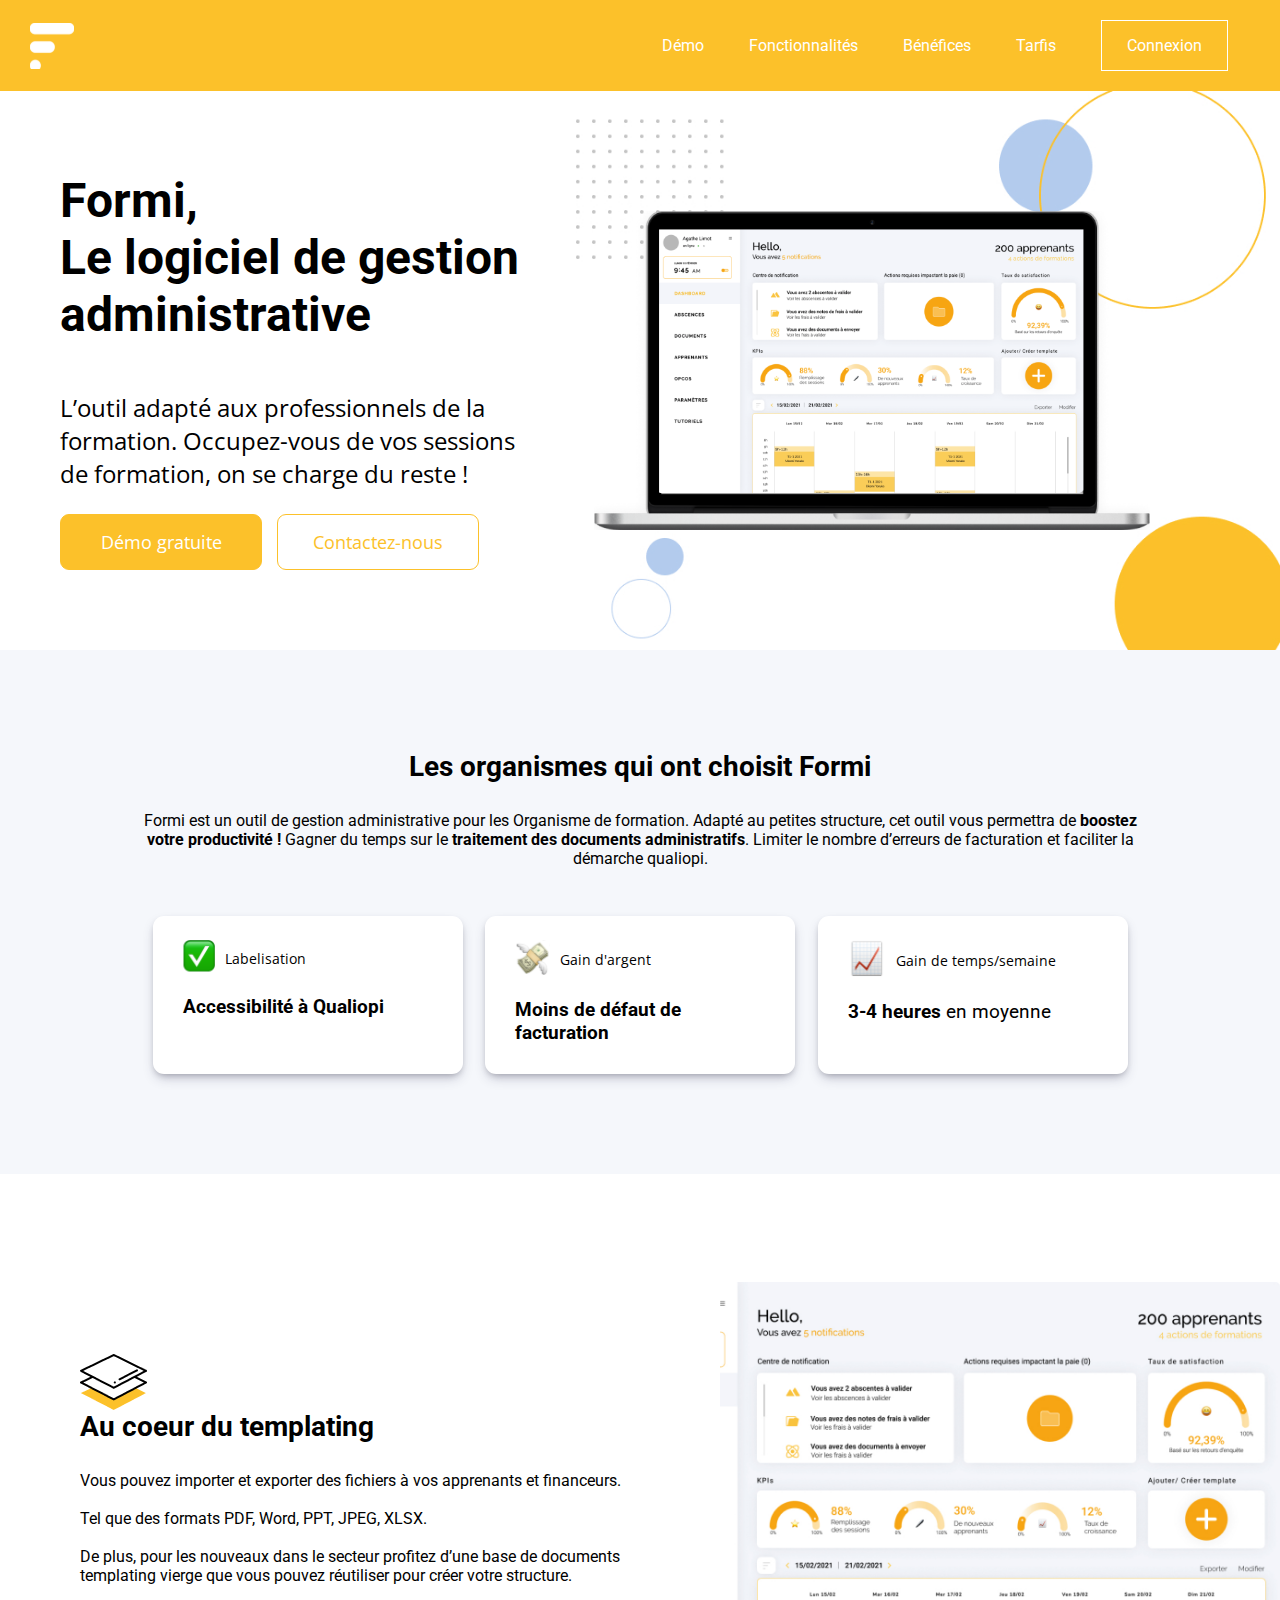
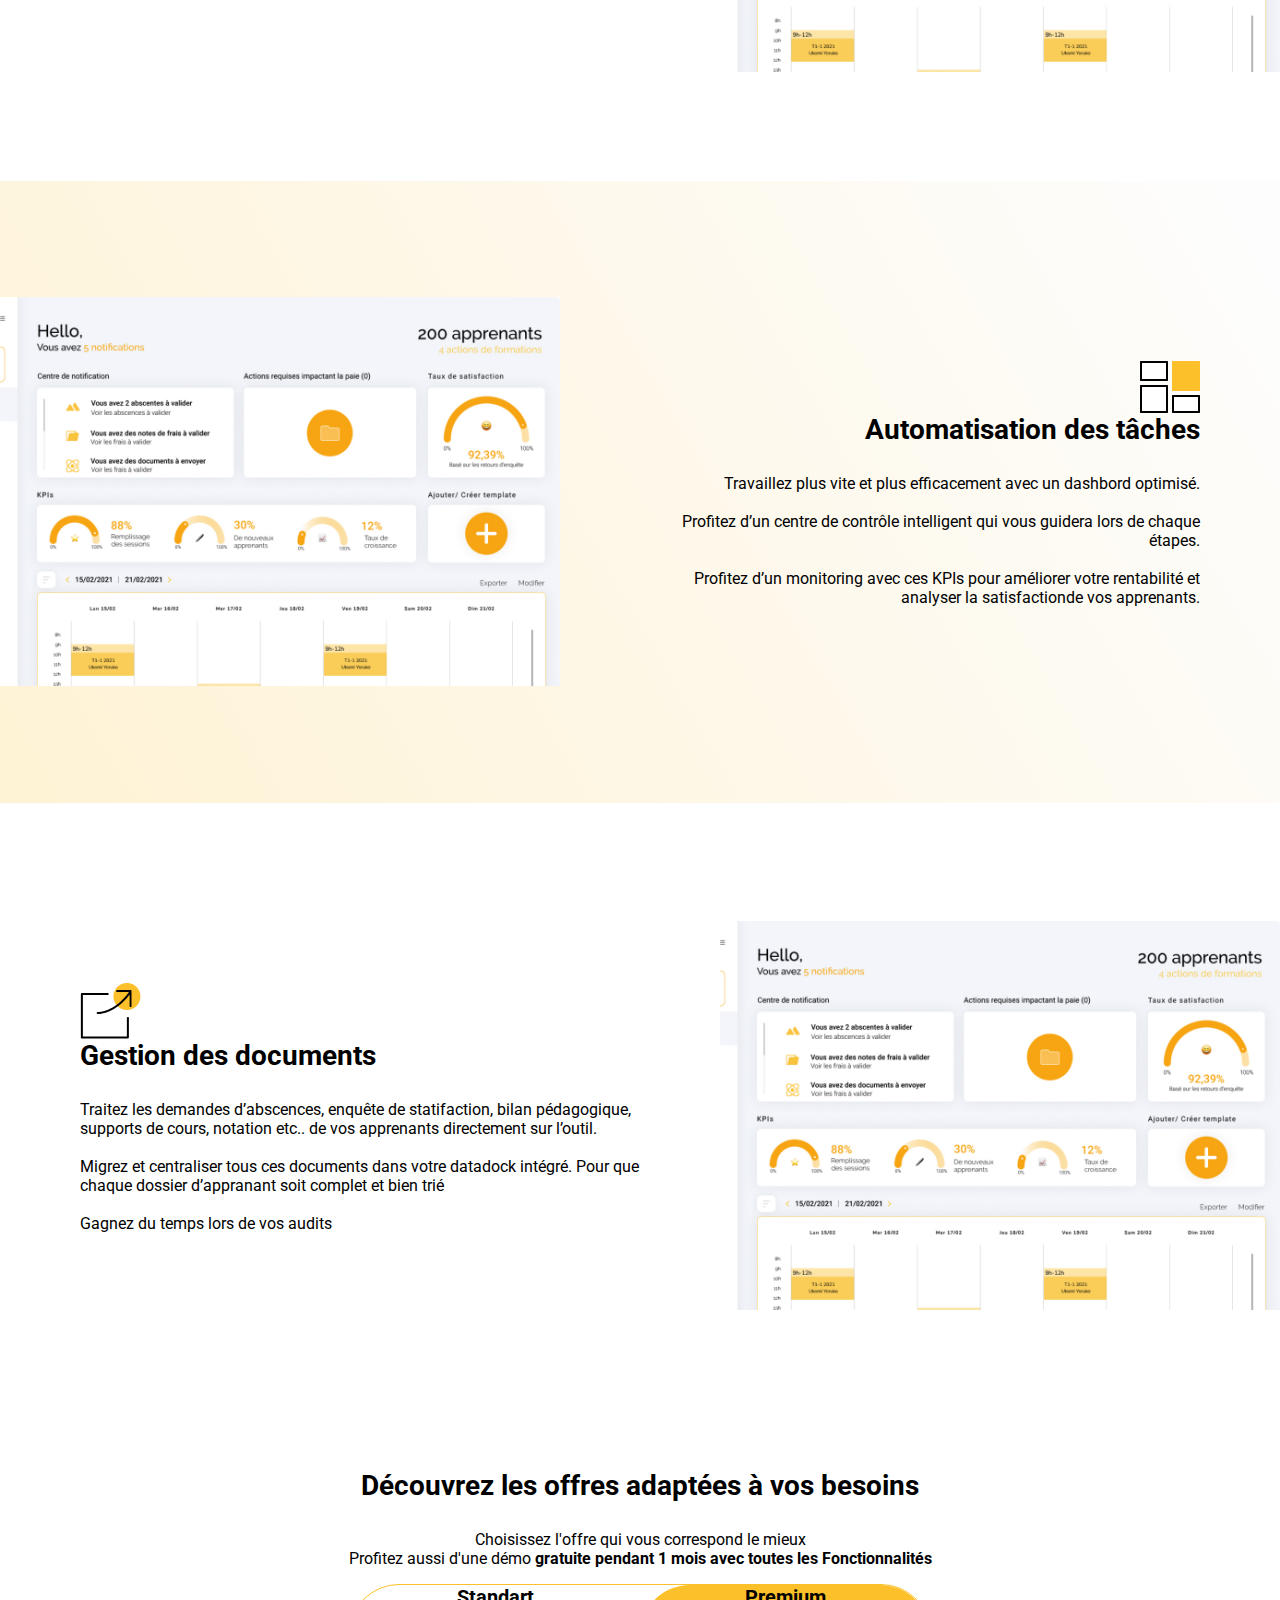
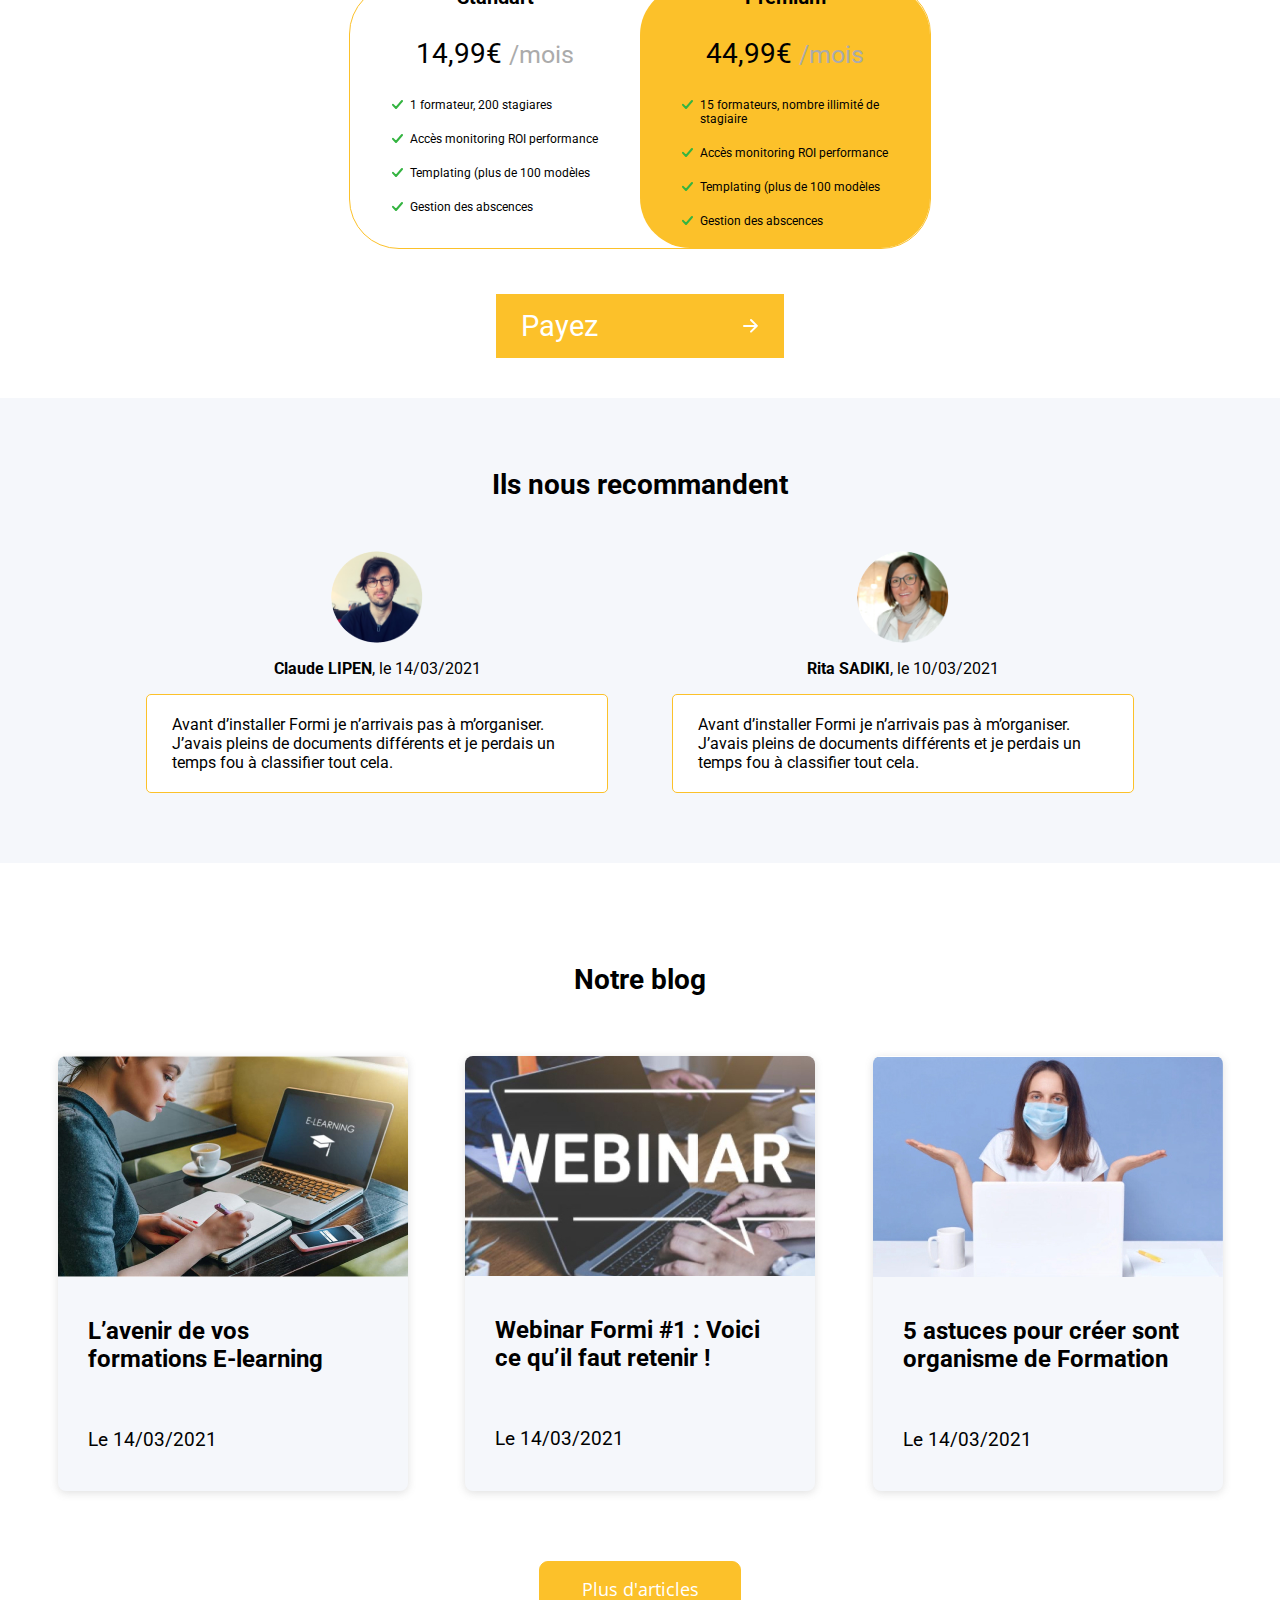
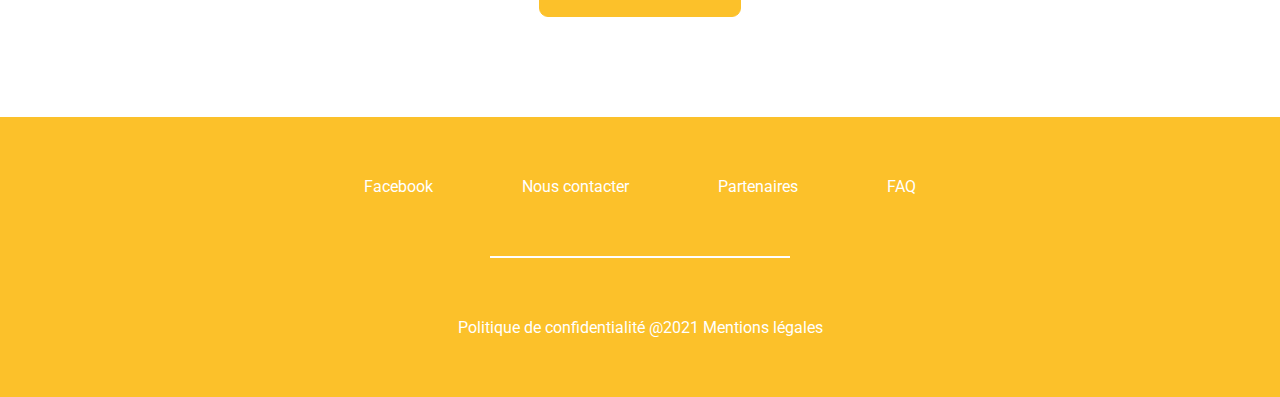
<file: index_old.html>
<!DOCTYPE html>
<html lang="en">
<head>
    <meta charset="UTF-8">
    <meta http-equiv="X-UA-Compatible" content="IE=edge">
    <meta name="viewport" content="width=device-width, initial-scale=1.0">
    <title>Formi</title>

    <link rel="stylesheet" href="style_old.css">
</head>
<body>
    
    <header class="header">
        <a href="./index.html"><img class="logo" src="./images/logo.svg" alt="Logo formi"></a>
        <nav class="navBar">
            <a href="">Démo</a>
            <a href="">Fonctionnalités</a>
            <a href="">Bénéfices</a>
            <a href="">Tarfis</a>
            <a class="signIn" href="./login.html">Connexion</a>
        </nav>
    </header>

    <div id="home">

        <div class="demo">
            <div class="overlay"></div>
            <div class="demoForm">
                <div class="container">
                    <img src="./images/picto-1.png" alt="">
                    <h2>Commencez une formidable aventure</h2>
                    <p>
                        Pour télécharger l’outil de démo veuillez remplir les informations
                        ci-dessous afin que nous puissions vous envoyé un email de
                        confirmation.
                    </p>
                    <form action="">
                        <div>
                            <label for="company">Nom de l'entreprise</label>
                            <input type="text" name="company" id="company" placeholder="Nom de l'entreprise" required>
                        </div>
                        <div>
                            <label for="email">Adresse mail</label>
                            <input type="email" name="email" id="email" placeholder="Email" required>
                        </div>
                        <div>
                            <label for="password">Mot de passe</label>
                            <input type="password" name="password" id="password" placeholder="Mot de passe" required>
                        </div>
                        <p>En vous inscivant, vous creez un compte Formi et vous acceptez les conditions d'utilisations et la politique de confidentialité de Formi</p>
                        <button class="cta ctaFill" type="submit">Je m'inscris</button>
                        <!-- <div class="center"><a class="ctaSecondary" href="./login.html">J'ai déjà un compte</a></div> -->
                    </form>
                </div>
            </div>
        </div>



        <!-- Heading -->
        <div class="heading">
            <div class="bloc">
                <h1>Formi,<br/>Le logiciel de gestion administrative</h1>
                <p class="subtitle">L’outil adapté aux professionnels de la formation. Occupez-vous de vos sessions de formation, on se charge du reste ! </p>
                <a class="cta ctaFill mr-1 download">Démo gratuite</button>
                <a class="cta ctaStroke">Contactez-nous</a>
            </div>
            <div class="image">
                <img src="./images/heading-illu.png" alt="">
            </div>
        </div>
        <!-- /END Heading -->

        <!-- Partenaire -->
        <div class="why">
            <div class="text-center">
                <h2>Les organismes qui ont choisit Formi</h2>
                <p class="body1">
                    Formi est un outil de gestion administrative pour les Organisme de formation. Adapté au petites structure, cet outil vous permettra de <b>boostez votre productivité !</b> Gagner du temps sur le <b>traitement des documents administratifs</b>. Limiter le nombre d’erreurs de facturation et faciliter la démarche qualiopi.
                </p>
            </div>

            <div class="cards">
                <div class="card">
                    <p class="subtitle"><span><img src="./images/icons/card-icon-1.svg" alt=""></span>Labelisation</p>
                    <p class="text"><b>Accessibilité à Qualiopi</b></p>
                </div>
                <div class="card">
                    <p class="subtitle"><span><img src="./images/icons/card-icon-2.svg" alt=""></span>Gain d'argent</p>
                    <p class="text"><b>Moins de défaut de facturation</b></p>
                </div>
                <div class="card">
                    <p class="subtitle"><span><img src="./images/icons/card-icon-3.svg" alt=""></span>Gain de temps/semaine</p>
                    <p class="text"><b>3-4 heures</b> en moyenne</p>
                </div>
            </div>

        </div>
        <!-- /END Partenaire -->


        <section class="section">
            <div class="bloc">
                <img src="./images/picto-1.png" alt="">
                <h2>Au coeur du templating</h2>
                <p class="body1">
                    Vous pouvez importer et exporter des fichiers à vos apprenants et financeurs.
                    <br/><br/>
                    Tel que des formats PDF, Word, PPT, JPEG, XLSX. 
                    <br/><br/>
                    De plus, pour les nouveaux dans le secteur profitez d’une base de documents templating vierge
                    que vous pouvez réutiliser pour créer votre structure.
                </p>
                <!-- <a class="button" href="">S'inscrire à la newsletter</a> -->
            </div>
            <div class="image">
                <img src="./images/content-2.jpg" alt="">
            </div>
        </section>


        <section class="section row-reverse">
            <div class="bloc text-right ">
                <img src="./images/picto-2.png" alt="">
                <h2>Automatisation des tâches</h2>
                <p class="body1">
                    Travaillez plus vite
                    et plus efficacement avec un dashbord optimisé.
                    <br/><br/>
                    Profitez d’un centre de contrôle intelligent qui vous guidera lors de chaque étapes.
                    <br/><br/>
                    Profitez d’un monitoring  avec ces KPIs pour améliorer votre rentabilité et analyser la satisfactionde vos apprenants. 
                </p>
                <!-- <a class="button" href="">S'inscrire à la newsletter</a> -->
            </div>
            <div class="image">
                <img src="./images/content-2.jpg" alt="">
            </div>
        </section>


        
        <section class="section">
            <div class="bloc">
                <img src="./images/picto-3.png" alt="">
                <h2>Gestion des documents</h2>
                <p class="body1">
                    Traitez les demandes d’abscences, enquête de statifaction, bilan pédagogique, supports de cours, notation etc.. de vos apprenants directement sur l’outil. 
                    <br/><br/>
                    Migrez et centraliser tous ces documents dans votre datadock intégré. Pour que chaque dossier d’appranant soit complet et bien trié
                    <br/><br/>
                    Gagnez du temps lors de vos audits 
                </p>
                <!-- <a class="button" href="">S'inscrire à la newsletter</a> -->
            </div>
            <div class="image">
                <img src="./images/content-2.jpg" alt="">
            </div>
        </section>

        <!-- Tarifs -->

        <div class="tarifs-section">
            <div class="text-center">
                <h2>Découvrez les offres adaptées à vos besoins</h2>
                <p class="body1">
                    Choisissez l'offre qui vous correspond le mieux<br/>
                    Profitez aussi d'une démo <b>gratuite pendant 1 mois avec toutes les Fonctionnalités</b>
                </p>
            </div>

            <div class="tarifs">
                <div class="tarif">
                    <h3 class="tarif-title">Standart</h3>
                    <p class="tarif-price">14,99€ <span>/mois</span></p>
                    <ul class="tarif-details">
                        <li>1 formateur, 200 stagiares</li>
                        <li>Accès monitoring ROI performance</li>
                        <li>Templating (plus de 100 modèles</li>
                        <li>Gestion des abscences</li>
                    </ul>
                </div>
                <div class="tarif">
                    <h3 class="tarif-title">Premium</h3>
                    <p class="tarif-price">44,99€ <span>/mois</span></p>
                    <ul class="tarif-details">
                        <li>15 formateurs, nombre illimité de stagiaire</li>
                        <li>Accès monitoring ROI performance</li>
                        <li>Templating (plus de 100 modèles</li>
                        <li>Gestion des abscences</li>
                    </ul>
                </div>
            </div>
            <a class="button" href="">
                <span>Payez</span>
                <span><img src="./images/icons/arrow-right.svg" alt=""></span>
            </a>
        </div>

        <!-- /END Tarifs -->


        <!-- Blog -->
        <div class="recommandations">
            <h2>Ils nous recommandent</h2>
            <div class="testimonies">
                <div class="testimony">
                    <img src="./images/testi-1.png" alt="">
                    <p class="name"><b>Claude LIPEN</b>, le 14/03/2021</p>
                    <div class="text">
                        <p>
                            Avant d’installer Formi je n’arrivais pas  à m’organiser. J’avais pleins de documents différents et je perdais un temps fou à classifier tout cela.
                        </p>
                    </div>
                </div>
                <div class="testimony">
                    <img src="./images/testi-2.png" alt="">
                    <p class="name"><b>Rita SADIKI</b>, le 10/03/2021</p>
                    <div class="text">
                        <p>
                            Avant d’installer Formi je n’arrivais pas  à m’organiser. J’avais pleins de documents différents et je perdais un temps fou à classifier tout cela.
                        </p>
                    </div>
                </div>
            </div>
        </div>
        <!-- /END Blog -->

        <!-- Article -->
        <div class="blog">
            <h2>Notre blog</h2>
            <div class="articles">
                <div class="article">
                    <img src="./images/article-1.jpg" alt="">
                    <div class="details">
                        <h4 class="title">L’avenir de vos formations&nbsp;E-learning </h4>
                        <p class="date">Le 14/03/2021</p>
                    </div>
                </div>
                <div class="article">
                    <img src="./images/article-2.jpg" alt="">
                    <div class="details">
                        <h4 class="title">Webinar Formi #1 : 
                            Voici ce qu’il faut retenir !</h4>
                        <p class="date">Le 14/03/2021</p>
                    </div>
                </div>
                <div class="article">
                    <img src="./images/article-3.jpg" alt="">
                    <div class="details">
                        <h4 class="title">5 astuces pour créer
                            sont organisme de Formation</h4>
                        <p class="date">Le 14/03/2021</p>
                    </div>
                </div>
            </div>
            <div class="center">
                <a href="./blog.html" class="cta ctaFill">Plus d'articles</a>
            </div>
        </div>

    </div>


    <!-- /END Article -->


    <!-- Form -->
    <!-- <div class="container">
        <div class="bloc">
            <h3 class="title">Vous avez des questions sur le produit ? </h3>
            <p class="description">
                Posez-nous vos questions, 
                un commercial vous recontactera
                dans les plus brèves délais.
            </p>
        </div>
        <form class="form">
            <input type="text" placeholder="Nom & Prénom">
            <input type="email" placeholder="Email">
            <input type="text" placeholder="Message">
            <button type="submit"></button>
            <p>
                En cliquant sur “envoyer” ci-dessus, vous autorisez Adriver à
                stocker et traiter les données personnelles soumises ci-dessus afin de traiter votre demande de contact. Vous pouvez vous désabonner des ces communications à tout moment.
            </p>
        </form>
    </div> -->
    <!-- /END Form -->


    <!-- FOOTER -->
    <footer class="footer">
        <div class="footerNav">
            <a href="https://www.facebook.com/FORMI-103700655185353" target="_blank">Facebook</a>
            <a href="">Nous contacter</a>
            <a href="">Partenaires</a>
            <a href="">FAQ</a>
        </div>

        <div class="spacer"></div>

        <div class="copyrights">
            <p>Politique de confidentialité @2021 Mentions légales</p>
        </div>
    </footer>

    <script src="./script.js"></script>
</body>
</html>
</file>
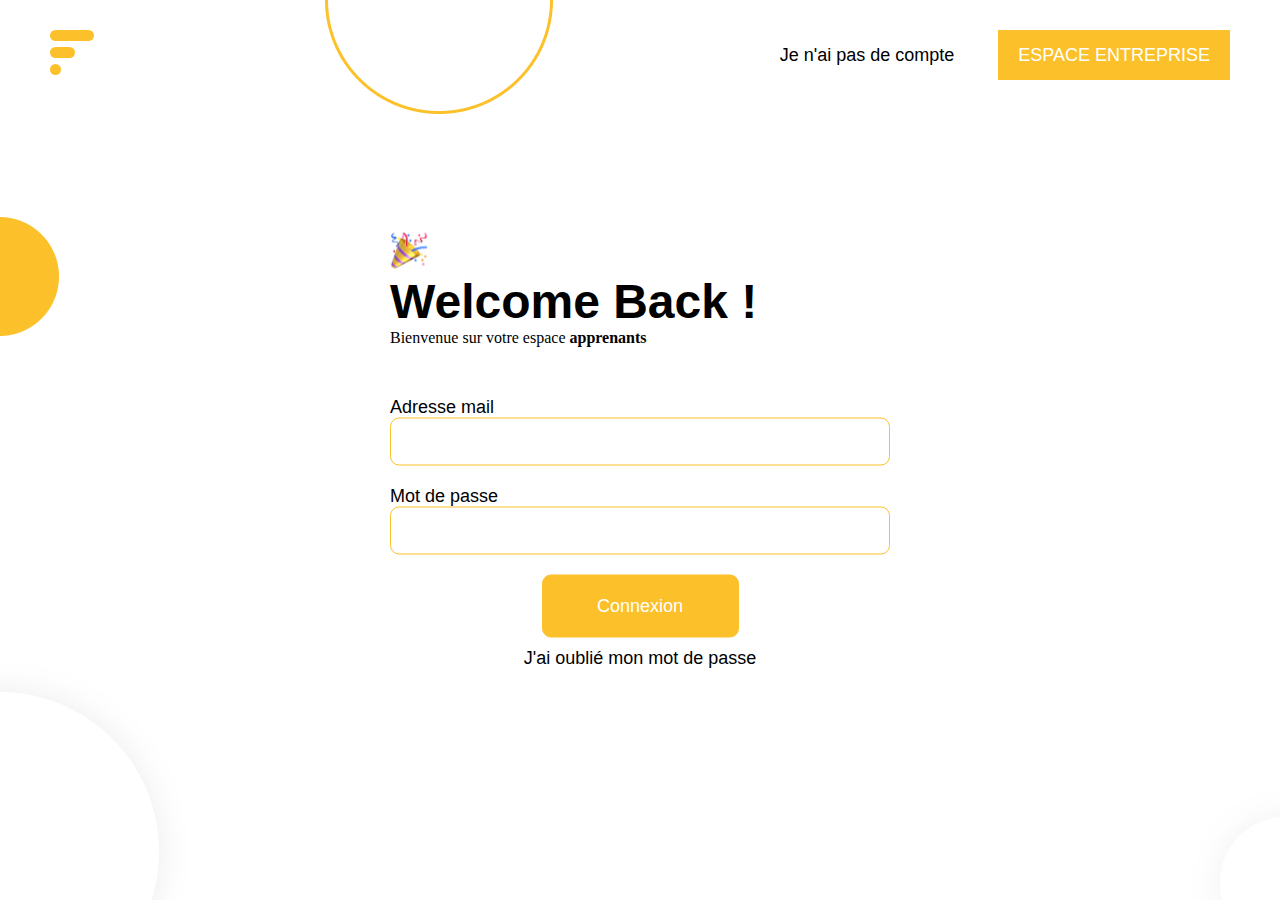
<file: login-apprenant.html>
<!DOCTYPE html>
<html lang="en">
<head>
    <meta charset="UTF-8">
    <meta http-equiv="X-UA-Compatible" content="IE=edge">
    <meta name="viewport" content="width=device-width, initial-scale=1.0">
    <title>Document</title>
    <link rel="stylesheet" href="style.css">
</head>
<body>
    <div id="login">
        <header>
            <a href="./index.html"><img src="./images/logo_o.svg" alt=""></a>
            <div>
                <a href="./signup.html">Je n'ai pas de compte</a>
                <a class="workspace" href="./login-entreprise.html">Espace Entreprise</a>
            </div>
        </header>
        <div class="login">
            <img src="./images/icons/login-icon.svg" alt="">
            <div class="head">
                <h1>Welcome Back !</h1>
                <p>Bienvenue sur votre espace <b>apprenants</b></p>
            </div>
            <form action="./index.html">
                <div>
                    <label for="email">Adresse mail</label>
                    <input type="email" name="email" id="email" required>
                </div>
                <div>
                    <label for="password">Mot de passe</label>
                    <input type="password" name="password" id="password" required>
                </div>
                
                <div class="center">
                    <button class="cta ctaFill ctaFull" type="submit">Connexion</button>
                    <a class="ctaSecondary" >J'ai oublié mon mot de passe</a>
                </div>
            </form>
        </div>
    </div>
</body>
</html>
</file>
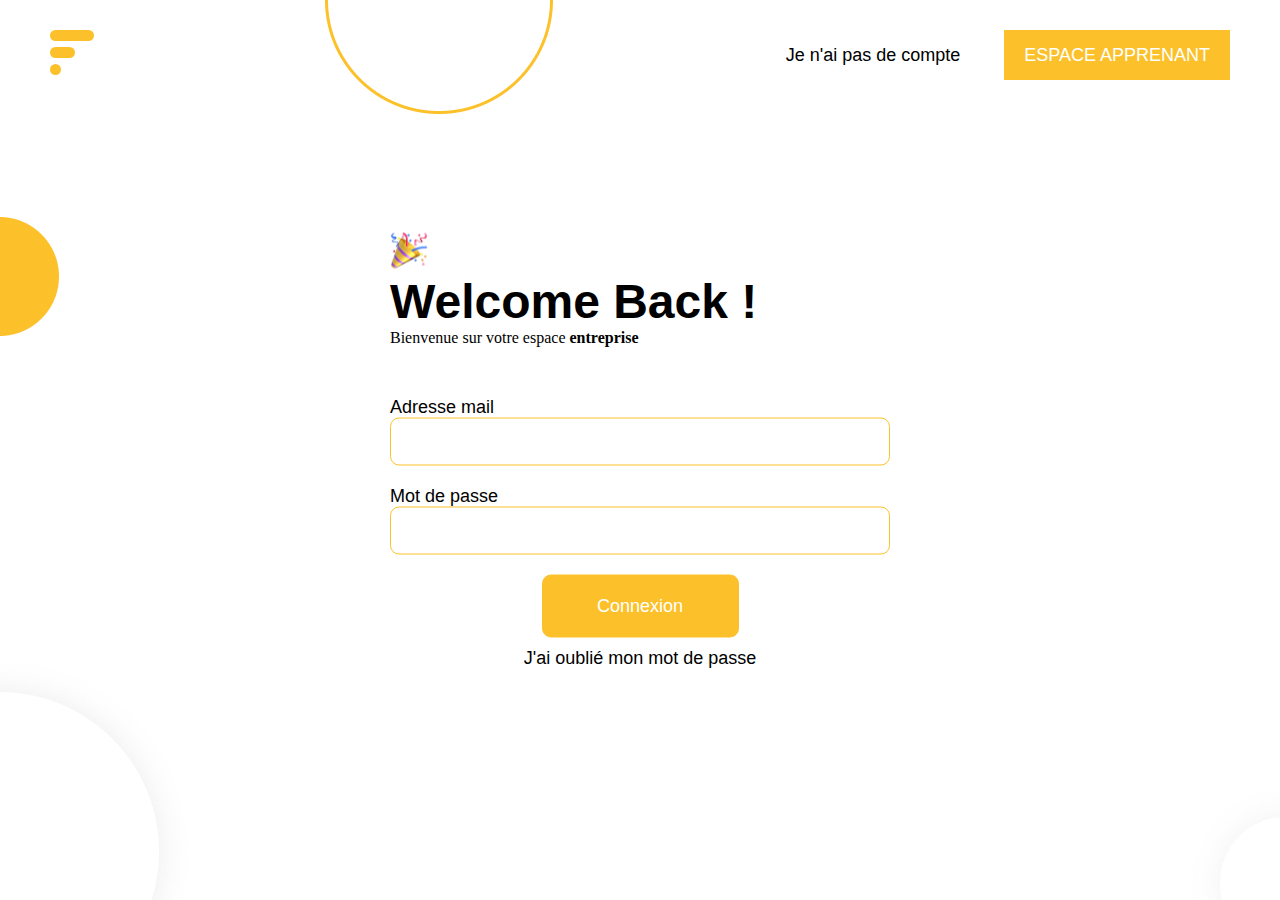
<file: login-entreprise.html>
<!DOCTYPE html>
<html lang="en">
<head>
    <meta charset="UTF-8">
    <meta http-equiv="X-UA-Compatible" content="IE=edge">
    <meta name="viewport" content="width=device-width, initial-scale=1.0">
    <title>Document</title>
    <link rel="stylesheet" href="style.css">
</head>
<body>
    <div id="login">
        <header>
            <a href="./index.html"><img src="./images/logo_o.svg" alt=""></a>
            <div>
                <a href="./signup.html">Je n'ai pas de compte</a>
                <a class="workspace" href="./login-apprenant.html">Espace Apprenant</a>
            </div>
        </header>
        <div class="login">
            <img src="./images/icons/login-icon.svg" alt="">
            <div class="head">
                <h1>Welcome Back !</h1>
                <p>Bienvenue sur votre espace <b>entreprise</b></p>
            </div>
            <form action="./index.html">
                <div>
                    <label for="email">Adresse mail</label>
                    <input type="email" name="email" id="email" required>
                </div>
                <div>
                    <label for="password">Mot de passe</label>
                    <input type="password" name="password" id="password" required>
                </div>
                
                <div class="center">
                    <button class="cta ctaFill ctaFull" type="submit">Connexion</button>
                    <a class="ctaSecondary" >J'ai oublié mon mot de passe</a>
                </div>
            </form>
        </div>
    </div>
</body>
</html>
</file>
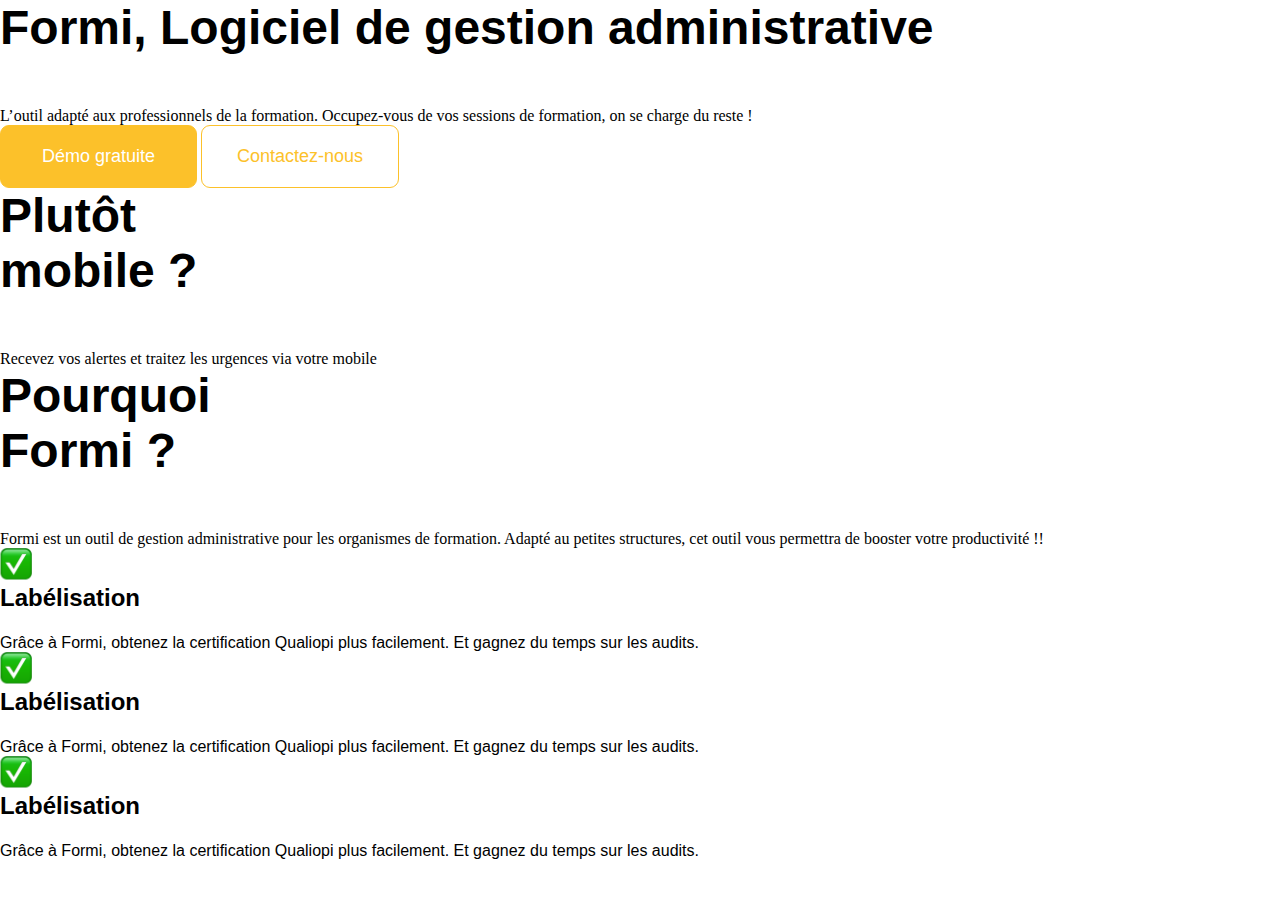
<file: mobile.html>
<!DOCTYPE html>
<html lang="en">
<head>
    <meta charset="UTF-8">
    <meta http-equiv="X-UA-Compatible" content="IE=edge">
    <meta name="viewport" content="width=device-width, initial-scale=1.0">
    <title>Document</title>
    <link rel="stylesheet" href="style.css">
</head>
<body>
    <header>

    </header>

    <main>
        <div class="heading">
            <h1>Formi, 
                Logiciel de gestion
                administrative </h1>
            <p>L’outil adapté aux professionnels de la formation. Occupez-vous de vos sessions de formation, on se charge du reste !</p>
            <div class="buttons">
                <a class="cta ctaFill" href="">Démo gratuite</a>
                <a class="cta ctaStroke" href="">Contactez-nous</a>
            </div>
        </div>
        <div class="plutot-mobile">
            <h1>Plutôt <br/>
                mobile ?</h1>
            <p>Recevez vos alertes et traitez les urgences via&nbsp;votre mobile</p>
        </div>
        <div class="pourquoi-formi">
            <h1>Pourquoi<br/>
                Formi ?</h1>
            <p>Formi est un outil de gestion administrative pour les organismes de formation. Adapté au petites structures, cet outil vous permettra de booster votre productivité !! </p>
            <div class="cards">
                <div class="card">
                    <img src="./images/icons/card-icon-1.svg" alt="">
                    <h3>Labélisation</h3>
                    <p>Grâce à Formi, 
                        obtenez la certification Qualiopi plus facilement. Et gagnez du temps sur les audits.</p>
                </div>
                <div class="card">
                    <img src="./images/icons/card-icon-1.svg" alt="">
                    <h3>Labélisation</h3>
                    <p>Grâce à Formi, 
                        obtenez la certification Qualiopi plus facilement. Et gagnez du temps sur les audits.</p>
                </div>
                <div class="card">
                    <img src="./images/icons/card-icon-1.svg" alt="">
                    <h3>Labélisation</h3>
                    <p>Grâce à Formi, 
                        obtenez la certification Qualiopi plus facilement. Et gagnez du temps sur les audits.</p>
                </div>
            </div>
        </div>
    </main>
</body>
</html>
</file>
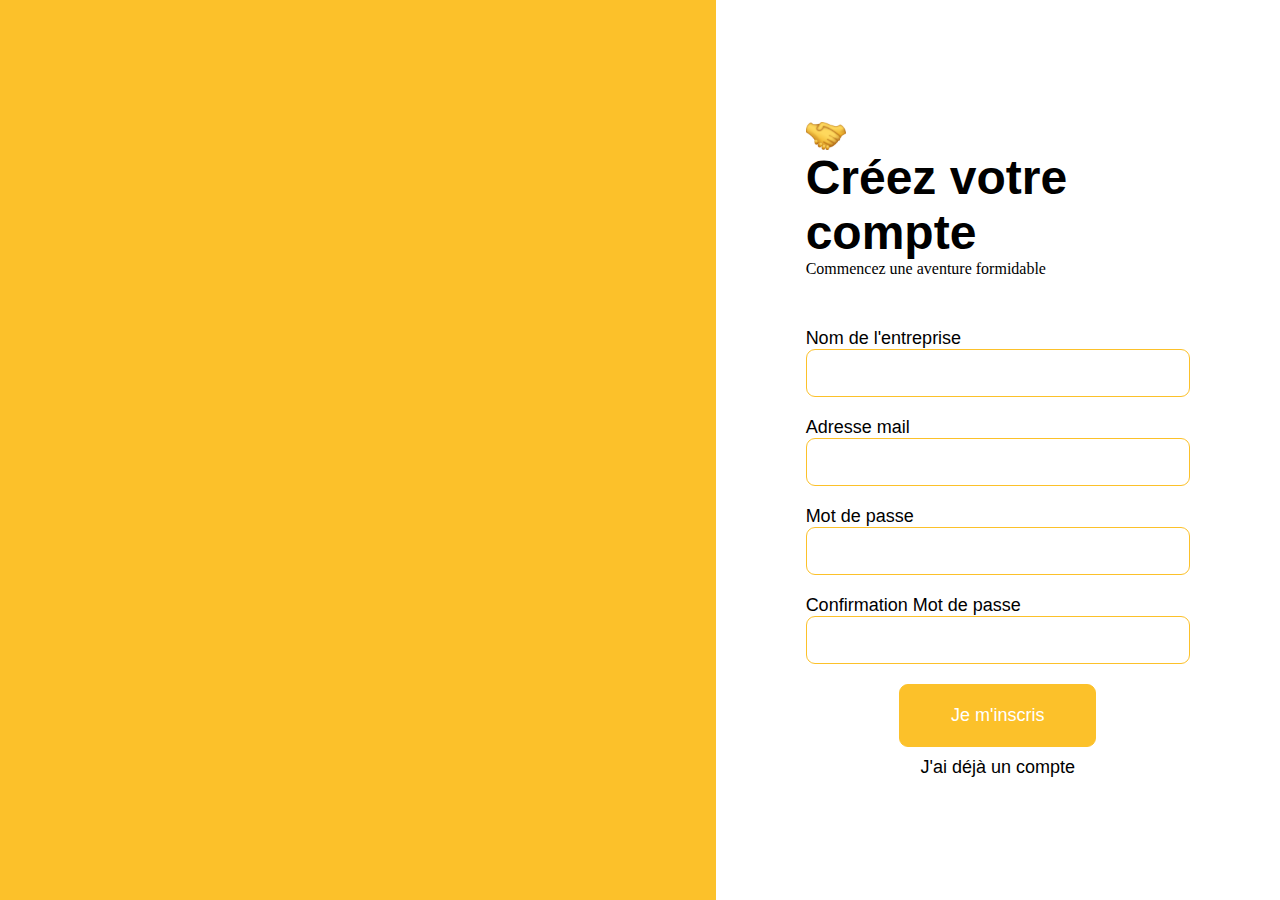
<file: signup.html>
<!DOCTYPE html>
<html lang="en">
<head>
    <meta charset="UTF-8">
    <meta http-equiv="X-UA-Compatible" content="IE=edge">
    <meta name="viewport" content="width=device-width, initial-scale=1.0">
    <title>Document</title>
    <link rel="stylesheet" href="style.css">
</head>
<body>
    <div id="signup">

        <div class="slider">
            <div class="slides">
                <div class="slide"></div>
                <div class="slide"></div>
                <div class="slide"></div>
            </div>
            <div class="sliderControls">
                <div></div>
                <div></div>
                <div></div>
            </div>
        </div>
        <div class="connect">
            <img src="./images/icons/signup-icon.svg" alt="">
            <div class="head">
                <h1>Créez votre compte</h1>
                <p>Commencez une aventure formidable</p>
            </div>
            <form action="./index.html">
                <div>
                    <label for="company">Nom de l'entreprise</label>
                    <input type="text" name="company" id="company" required>
                </div>
                <div>
                    <label for="email">Adresse mail</label>
                    <input type="email" name="email" id="email" required>
                </div>
                <div>
                    <label for="password">Mot de passe</label>
                    <input type="password" name="password" id="password" required>
                </div>
                <div>
                    <label for="confirmPassword">Confirmation Mot de passe</label>
                    <input type="password" name="confirmPassword" id="confirmPassword" required>
                </div>
                <div class="center">
                    <button class="cta ctaFill ctaFull" type="submit">Je m'inscris</button>
                    <a class="ctaSecondary" href="./login-entreprise.html">J'ai déjà un compte</a>
                </div>
            </form>
        </div>

    </div>
</body>
</html>
</file>
<file: style.css>
:root {
    --primary-color: #FCC12A;
    --secondary-color: #F5F7FB;
}  

.wrapper {
    overflow: hidden;
    display: grid;
    margin: 0 auto;
    /* max-width: 1440px; */
    grid-template-columns: repeat(12, 1fr);
    column-gap: 20px;
    grid-template-rows: minmax(100px, auto);
}

.col-4 {
    grid-column: span 4;
}

.col-5 {
    grid-column: span 5;
}

.col-6 {
    grid-column: span 6;
}

.col-8 {
    grid-column: span 8;
}

.col-11 {
    grid-column: span 11;
    background-color: aqua;
}

.col-12 {
    grid-column: span 12;
}


.col-1 {
    grid-column: span 1;
    background-color: aqua;
}

.col-6 .container {
    display: grid;
    grid-template-columns: repeat(6, 1fr);
}

.col-12 .container {
    display: grid;
    grid-template-columns: repeat(12, 1fr);
}

.container.margin-neg-l {
    margin-left: -20px;
}

.container.margin-neg-r {
    margin-right: -20px;
}

.container.margin-neg--lr {
    margin-left: -20px;
    margin-right: -20px;
}



.offset-1 {
    grid-column: 2 / -1;
}

.offset-1-1 {
    grid-column: 2 / -2;
}

.offset-0-2 {
    grid-column: 1 / -3;
}

.bg {
    background-color: blueviolet;
}



.imgFull {
    display: block;
    width: 100%;
}

.flex {
    display: flex;
    flex-direction: row;
    align-items: center;
    justify-content: center;
}

.flex-col {
    display: flex;
    flex-direction: column;
    align-items: center;
    justify-content: space-around;
}

.grid-start {
    display: grid;
    align-items: start;
}

.grid-center {
    display: grid;
    align-items: center;
}

.grid-end {
    display: grid;
    align-items: end;
}

.grid-between {
    display: grid;
    align-content: space-between;
}






/**********************

        Guidelines

***********************/

* {
    box-sizing: border-box;
    margin: 0;
    padding: 0;
}

h1,
h2,
h3 
{
    font-family: 'Roboto', sans-serif;
    font-weight: 700;
    margin-top: 0;
    margin-bottom: 1em;
    word-wrap: break-word;
}

h1 {
    font-size: 3em;
    margin-bottom: 52px;
}

h2 {
    font-size: 1.75em;
    margin-bottom: 34px;
}

h3 {
    font-size: 1.5em;
    margin-bottom: 22px;
}

.subtitle {
    font-family: 'Open Sans', sans-serif;
    font-size: 1.5em;
    margin-bottom: 80px;
}

h2 + p,
button,
a {
    font-family: 'Open Sans', sans-serif;
    font-size: 1.125em;
}

h3 + p,
.body2 {
    font-family: 'Open Sans', sans-serif;
    font-size: 1em;
}

.cta {
    display: inline-block;
    min-width: 197px;
    text-align: center;
    text-decoration: none;
    padding: 20px 35px;
    border: 1px solid var(--primary-color);
    border-radius: 9px;
    cursor: pointer;
}

.ctaFill {
    color: #ffffff;
    background-color: var(--primary-color);
}

.ctaStroke {
    color: var(--primary-color);
    background-color: #ffffff;
}

.ctaSecondary {
    margin-top: 10px;
    color: black;
    text-decoration: none;
}

label {
    font-family: 'Roboto', sans-serif;
    font-weight: 500;
    font-size: 1.125em;
    margin-bottom: 7px;
}

input,
textarea {
    font-family: 'Roboto', sans-serif;
    font-size: 1em;
    width: 100%;
    margin-bottom: 20px;
    padding: 14px;
    border: 1px solid var(--primary-color);
    border-radius: 9px;
}

textarea {
    resize: none;
}

input::placeholder {
    color: var(--secondary-color);
}

.primary {
    color: var(--primary-color);
}

.mr-1 {
    margin-right: 19px;
}

.text-center {
    text-align: center;
}

.center {
    display: flex;
    align-items: center;
    justify-content: center;
    flex-direction: column;
}




.header {
    display: flex;
    align-items: center;
    justify-content: space-between;
    padding: 20px 30px;
    background-color: #FCC12A;
}

.header .navBar a {
    position: relative;
    color: #ffffff;
    text-decoration: none;
    margin: 0 28px;
}

.header .navBar a:not(:last-child):after {
    content: "";
    position: absolute;
    bottom: -5px;
    left: 0;
    background-color: #ffffff;
    width: 100%;
    height: 2px;
    opacity: 0;
    transform-origin: 0 0;
    transform: scaleX(0);
    transition: all 500ms ease;
    will-change: transform, opacity;
}

.header .navBar a:not(:last-child):hover:after {
    width: 100%;
    opacity: 1;
    transform: scaleX(1);
}

.header .navBar a:last-child {
    padding: 10px 20px;
    margin: 0 8px;
    border: 1px solid #ffffff;
    border-radius: 5px;
}





.gradient-bg {
    background: rgb(252,193,42);
    background: linear-gradient(60deg, rgba(252,193,42,0.2) 0%, rgba(245,247,251,0.2) 100%); 
}

.grey-bg {
    background-color: #F5F7FB;
}

.section-heading {
    background-image: url(./images/background.jpg);
    background-size: cover;
    background-repeat: no-repeat;
}

.why h2,
.recommandations h2,
.blog h2 {
    text-align: center;
}


.section-padding {
    padding: 52px 0;
}

.why .description {
    text-align: center;
    margin-bottom: 36px;
}

.why .cards {
    display: flex;
    align-items: stretch;
    justify-content: space-between;
    min-width: 912px;
}

.why .card {
    width: 284px;
    text-align: center;
    padding: 20px 10px;
    box-shadow: rgba(50, 50, 93, 0.25) 0px 6px 12px -2px, rgba(0, 0, 0, 0.3) 0px 3px 7px -3px;
    border-radius: 9px;
    background-color: #ffffff;
}

.benefits-section {
    overflow: hidden;
}
.benefits-section .imgFull {
    box-shadow: rgba(100, 100, 111, 0.2) 0px 7px 29px 0px;
}

.benefits-section .grid-end {
    padding-top: 100px;
}

.tarifs-section .tarif-description p {
    margin-bottom: 80px;
}

.tarifs-section .tarifs {
    display: flex;
    align-items: stretch;
    justify-content: start;
    
}

.tarifs-section .tarifs .tarif {
    width: 315px;
    padding: 50px 25px;
    border: 1px solid #FCC12A;
    border-radius: 50px;
    margin-right: 32px;
}

.tarifs-section .tarifs .tarif .tarif-price {
    font-size: 1.75em;
    text-align: center;
}

.tarifs-section .tarifs .tarif .tarif-price span{
    font-size:  0.875em;
    color: #ABABAB;
}

.tarifs-section .tarifs .tarif .tarif-details {
    list-style-image: url(./images/icons/list-icon.svg);
}

.tarifs-section .tarifs .tarif .tarif-details li {
    font-family: 'Open Sans', sans-serif;
    font-size: 1.125em;
    margin: 20px;
}

.section-contact .section-contact-left {
    height: 100%;
}

.form p {
    margin-bottom: 26px;
}


.recommandations .testimonies {
    display: flex;
    align-items: center;
    justify-content: center;
    flex-wrap: wrap;
}

.recommandations .testimonies .testimony {
    display: flex;
    flex-direction: column;
    align-items: center;
    justify-content: center;
    margin: 0 32px 15px 32px;
}

.recommandations .testimonies .testimony img {
    width: 92px;
    height: 92px;
    border-radius: 50%;
}

.recommandations .testimonies .testimony .name {
    margin: 15px 0;
}

.recommandations .text {
    max-width: 460px;
    border: 1px solid #FCC12A;
    border-radius: 5px;
    background-color: #ffffff;
}

.recommandations .text p {
    margin: 0;
    padding: 20px 25px;
}






.blog .articles {
    display: flex;
    align-items: stretch;
    justify-content: space-evenly;
    flex-wrap: wrap;
    margin-bottom: 70px;
}

.blog .articles .article {
    overflow: hidden;
    width: 350px;
    margin: 0 15px 15px 15px;
    border-radius: 8px;
    background-color: #F5F7FB;
    box-shadow: rgba(99, 99, 99, 0.2) 0px 2px 8px 0px;
}

.blog .articles .article .details {
    padding: 40px 30px;
}

.blog .articles .article .details .title {
    font-size: 1.5em;
    margin-top: 0;
    margin-bottom: 55px;
}

.blog .articles .article .details .date {
    font-size: 1.2em;
    margin: 0;
}



/***********************

        blog

***********************/

#blog {
    position: relative;
    padding: 100px 0;
}

#blog h1 {
    position: relative;
    text-align: center;
}

#blog h1:after {
    content: "";
    position: absolute;
    top: 50%;
    left: 50%;
    width: 80px;
    height: 5px;
    border-radius: 30px;
    background-color: #000000;
    transform: translate(-50%, 27px);
}

#blog .tabs {
    display: flex;
    align-items: center;
    justify-content: center;
}

#blog .tabs .tab-list {
    list-style: none;
    display: flex;
    align-items: center;
    justify-content: space-between;
    width: 50%;
}

#blog .tabs .tab-list .tab {
    cursor: pointer;
}

#blog .tabs .tab-list .tab.active {
    font-weight: 700;
}


#blog .articles {
    display: flex;
    flex-wrap: wrap;
    justify-content: space-around;
    max-width: 1100px;
    margin: 0 auto 52px auto;
}

#blog .articles .article {
    overflow: hidden;
    max-width: 350px;
    margin-top: 25px;
    border-radius: 4px;
    box-shadow: rgba(99, 99, 99, 0.2) 0px 2px 8px 0px;
}

#blog .articles .article .title {
    margin-top: 0;
}


#blog .articles .article .details {
    padding: 15px 25px;
}


#blog .articles .article .details .button {
    display: inline-block;
    padding: 10px 15px;
    font-size: 0.75em;
    color: #ffffff;
    text-decoration: none;
    background-color: #FCC12A;
    border-radius: 50px;
}

#blog .prev {
    position: absolute;
    top: 30px;
    left: 30px;
    font-size: 1.5em;
    color: #000000;
    text-decoration: none;
    margin: 0;
}

/***********************

        Article

***********************/


#article .article-head {
    position: relative;
    overflow: hidden;
    max-height: 550px;
}

#article .article-head .cover {
    width: 100%;
}

#article .article-head .gradient-image {
    position: absolute;
    bottom: 0;
    left: 0;
    height: 100%;
    width: 100%;
    background: rgb(4,4,4);
    background: linear-gradient(1800deg, rgba(4, 4, 4, 0.8) 0%, rgba(0,0,0,0) 40%);
}

#article .article-head .title {
    position: absolute;
    bottom: 50px;
    left: 75px;
    color: #ffffff;
    font-size: 4em;
    margin: 0;
}

#article .article-head .prev {
    position: absolute;
    top: 30px;
    left: 30px;
    font-size: 1.5em;
    color: #000000;
    text-decoration: none;
    margin: 0;
}

#article .article-body {
    padding-top: 52px;
    padding-bottom: 52px;
    max-width: 850px;
    margin: 0 auto;
}

#article .article-body img {
    width: 100%;
    padding-top: 52px;
    padding-bottom: 52px;
}

#article .article-body .contact {
    margin-top: 20px;
}

/***********************

        SIGNUP

***********************/

#signup {
    display: flex;
    flex-direction: row;
    align-items: stretch;
    height: 100vh;
}

#signup .slider {
    width: 160%;
    background-color: #FCC12A;
}

#signup .connect {
    display: flex;
    flex-direction: column;
    justify-content: center;
    width: 100%;
    padding: 50px 90px;
}

#signup .connect img {
    display: inline;
    width: 40px;
}

#signup .connect .head,
#login .login .head {
    margin-bottom: 50px;
}

#signup .connect .head h1,
#signup .connect .head p,
#login .login .head h1 ,
#login .login .head p {
    margin: 0;
}


/***********************

        LOGIN

***********************/


#login {
    position: relative;
    height: 100vh;
    width: 100vw;
    background-image: url(./images/background-login.jpg);
    background-size: cover;
}

#login .login {
    position: absolute;
    top: 50%;
    left: 50%;
    width: 500px;
    transform: translate(-50%, -50%);
}

#login header {
    display: flex;
    align-items: center;
    justify-content: space-between;
    padding: 30px;
}

#login header a {
    color: #000000;
    text-decoration: none;
    margin: 0 20px;
}


#login header a.workspace {
    color: #ffffff;
    text-transform: uppercase;
    padding: 15px 20px;
    background-color: #FCC12A;
}



/***********************

        FOOTER

***********************/




.footer {
    display: flex;
    align-items: center;
    justify-content: center;
    flex-direction: column;
    background-color: #FCC12A;
    padding: 60px 0;
}

.footer .footerNav {
    display: flex;
    align-items: center;
    justify-content: space-around;
    width: 50%;
}

.footer .footerNav a {
    position: relative;
    color: #ffffff;
    text-decoration: none;
}

.footer .footerNav a:after {
    content: "";
    position: absolute;
    bottom: -5px;
    left: 0;
    background-color: #ffffff;
    width: 100%;
    height: 2px;
    opacity: 0;
    transform-origin: 0 0;
    transform: scaleX(0);
    transition: all 500ms ease;
    will-change: transform, opacity;
}

.footer .footerNav a:hover:after {
    width: 100%;
    opacity: 1;
    transform: scaleX(1);
}

.footer .spacer {
    width: 300px;
    height: 2px;
    background-color: #ffffff;
    margin: 60px auto;
}

.footer .copyrights p {
    color: #ffffff;
    padding: 0;margin: 0;
}



/***********************

        MOBILE

***********************/

@media screen and (max-width: 745px) {

    header {
        width: 100%;
        height: 48px;
        background-color: var(--primary-color);
    }
    
    .heading {
        position: relative;
        width: 100%;
        height: calc(100vh - 48px);
        background-color: var(--primary-color);
        padding: 0 20px;
    }

    .heading p {
        margin: 0 20px;
    }

    .buttons {
        position: absolute;
        left: 20px;
        bottom: 30px;
        width: calc(100% - 40px);
    }
    
    .cta {
        width: 100%;
        text-align: center;
    }
    
    .ctaFill {
        color: var(--primary-color);
        background-color: #ffffff;
        border: 2px solid var(--primary-color);
    }

    .ctaStroke {
        color: #ffffff;
        background-color: var(--primary-color);
        border: 2px solid var(--primary-color);
    }

    .plutot-mobile {
        padding: 32px 20px;
        background-image: url(./images/mobile/plutot-mobile.jpg);
        background-size: cover;
        background-repeat: no-repeat;
        min-height: 375px;
    }

    .plutot-mobile  p {
        width: calc(33.33% + 20px);
    }

    .pourquoi-formi {
        text-align: center;
        padding: 0 20px;
    }

    .pourquoi-formi .cards {
        display: flex;
        align-items: center;
        justify-content: flex-start;
        width: 100%;
    }

    .pourquoi-formi .cards .card {
        margin-right: 30px;
        text-align: left;
        padding: 15px 15px 20px 15px;
        width: 66%;
    }
}
</file>
<file: style_old.css>
@import url('https://fonts.googleapis.com/css2?family=Roboto&display=swap');
@import url('https://fonts.googleapis.com/css2?family=Open+Sans:wght@400;600&display=swap');

html,
body {
    position: relative;
    font-family: 'Roboto', sans-serif;
    margin: 0;
    padding: 0;
}
a {
    cursor: pointer;
}

h1,
h2,
h3 
{
    font-family: 'Roboto', sans-serif;
    font-weight: 700;
    margin-top: 0;
    margin-bottom: 1em;
}

h1 {
    font-size: 3em;
}

h2 {
    font-size: 1.75em;
}

h3 {
    font-size: 1.5em;
}

.subtitle {
    font-family: 'Open Sans', sans-serif;
    font-size: 1.5em;
}]

.body1 {
    font-family: 'Open Sans', sans-serif;
    font-size: 1.125em;
}

.body2 {
    font-family: 'Open Sans', sans-serif;
    font-size: 1em;
}

.cta {
    font-family: 'Open Sans', sans-serif;
    font-size: 1.125em;
}

input::placeholder {
    font-family: 'Roboto', sans-serif;
    font-size: 1em;
}

label {
    font-family: 'Roboto', sans-serif;
    font-weight: 500;
    font-size: 1.125em;
}




img {
    display: block;
}

.row-reverse {
    flex-direction: row-reverse;
}

.col-reverse {
    flex-direction: column-reverse;
}

.text-left {
    text-align: left;
}

.text-right {
    text-align: right;
}

.text-center {
    text-align: center;
}

.center {
    display: flex;
    align-items: center;
    justify-content: center;
}

label {
    display: inline-block;
    margin-bottom: 7px;
    font-weight: 700;
}

input[type=text],
input[type=email],
input[type=password],
textarea {
    padding: 14px 5px;
    margin-bottom: 20px;
    width: 100%;
    border: 1px solid #FCC12A;
    outline: none;
    box-sizing: border-box;
}

.cta {
    display: inline-block;
    min-width: 150px;
    color: #ffffff;
    text-align: center;
    text-decoration: none;
    margin: 0;
    padding: 15px 25px;
    border: 1px solid #FCC12A;
    border-radius: 9px;
}

.ctaFull {
    width: 100%;        
}

button {
    cursor: pointer;
    border: none;
    box-shadow: none;
}

.center {
    text-align: center;
}

textarea {
    resize: none;
}

.ctaFill {
    color: #ffffff;
    background-color: #FCC12A;
}

.ctaStroke {
    color: #FCC12A;
    background-color: #ffffff;
}

.ctaSecondary {
    color: #FCC12A;
    text-decoration: none;
    margin-top: 20px;
    cursor: pointer;
}

.mr-1 {
    margin-right: 15px;
}

/***********************

        HEADER

***********************/

.header {
    display: flex;
    align-items: center;
    justify-content: space-between;
    padding: 20px 30px;
    background-color: #FCC12A;
}

.header .logo {

}

.header .navBar {
    display: flex;
    justify-content: space-between;
    width: 50%;
}

.header .navBar a {
    position: relative;
    color: #ffffff;
    text-decoration: none;
    margin: auto;
}

.header .navBar a:not(:last-child):after {
    content: "";
    position: absolute;
    bottom: -5px;
    left: 0;
    background-color: #ffffff;
    width: 100%;
    height: 2px;
    opacity: 0;
    transform-origin: 0 0;
    transform: scaleX(0);
    transition: all 500ms ease;
    will-change: transform, opacity;
}

.header .navBar a:not(:last-child):hover:after {
    width: 100%;
    opacity: 1;
    transform: scaleX(1);
}

.header .navBar a:last-child {
    padding: 15px 25px;
    border: 1px solid #ffffff;
}

/***********************

        BODY

***********************/

#home .heading {
    display: flex;
    align-items: center;
    background-image: url(./images/background.jpg);
    background-size: cover;
    background-repeat: no-repeat;
    padding: 60px;
}

#home .heading .bloc {
    width: 40%;
}

#home .heading .image {
    display: flex;
    align-items: center;
    justify-content: center;
    width: 60%;
    padding: 60px 0;
}

#home .heading img {
    width: 80%;
}

#home .why {
    padding: 100px 130px;
    background-color: #F5F7FB;
}

#home .why .cards {
    display: flex;
    align-items: stretch;
    justify-content: space-evenly;
    padding-top: 32px;
}

#home .why .cards .card {
    width: 250px;
    padding: 10px 30px;
    box-shadow: rgba(50, 50, 93, 0.25) 0px 6px 12px -2px, rgba(0, 0, 0, 0.3) 0px 3px 7px -3px;
    border-radius: 11px;
    background-color: #ffffff;
}

#home .why .cards .card .subtitle {
    display: flex;
    align-items: center;
    font-size:  0.875em;
}

#home .why .cards .card .text {
    font-size: 1.2em;
}

#home .why .cards .card img {
    display: inline;
    margin-right: 10px;
}




#home .section {
    display: flex;
    align-items: center;
    justify-content: center;
    padding: 100px 0;
}

#home .section:nth-child(5) {
    background: rgb(252,193,42);
    background: linear-gradient(60deg, rgba(252,193,42,0.2) 0%, rgba(245,247,251,0.2) 100%); 
}

#home .section .bloc {
    padding-right: 110px;
}

#home .section div {
    width: 50%;
}

#home .section .image {
    overflow: hidden;
}

#home .section .image img {
    margin-left: auto;
    width: 100%;
    object-fit: cover;
}

#home .section.row-reverse .image img {
    margin-left: 0;
    margin-right: auto;
}

#home .section.row-reverse .bloc img {
    margin-left: auto;
}

#home .section .bloc {
    padding: 80px;
}



#home .tarifs-section {
    padding: 40px 0;
}

#home .tarifs-section .tarifs {
    display: flex;
    align-items: stretch;
    justify-content: center;
    width: 580px;
    margin: 0 auto 45px auto;
    border: 1px solid #FCC12A;
    border-radius: 50px;
    
}

#home .tarifs-section .tarifs .tarif {
    width: 100%;
}

#home .tarifs-section .tarifs .tarif:nth-child(2) {
    border-radius: 50px;
    background-color: #FCC12A;
}

#home .tarifs-section .tarifs .tarif .tarif-title {
    font-size: 1.25em;
    font-weight: bold;
    text-align: center;
}

#home .tarifs-section .tarifs .tarif .tarif-price {
    font-size: 1.75em;
    text-align: center;
}

#home .tarifs-section .tarifs .tarif .tarif-price span{
    font-size:  0.875em;
    color: #ABABAB;
}

#home .tarifs-section .tarifs .tarif .tarif-details {
    list-style-image: url(./images/icons/list-icon.svg);
}

#home .tarifs-section .tarifs .tarif .tarif-details li {
    font-size: 0.75em;
    margin: 20px;
}

#home .tarifs-section .button {
    display: flex;
    align-items: center;
    justify-content: space-between;
    width: 238px;
    font-size: 1.8em;
    color: #ffffff;
    text-decoration: none;
    margin: auto;
    padding: 15px 25px;
    background-color: #FCC12A;
}




#home .recommandations {
    padding: 70px 0;
    background-color: #F5F7FB;
}

#home .recommandations h2 {
    font-size: 1.75em;
    text-align: center;
    margin-bottom: 50px;
}

#home .recommandations .testimonies {
    display: flex;
    align-items: center;
    justify-content: center;
}

#home .recommandations .testimonies .testimony {
    display: flex;
    flex-direction: column;
    align-items: center;
    justify-content: center;
    margin: 0 32px;
}

#home .recommandations .testimonies .testimony img {
    width: 92px;
    height: 92px;
    border-radius: 50%;
}

#home .recommandations .text {
    max-width: 460px;
    border: 1px solid #FCC12A;
    border-radius: 5px;
    background-color: #ffffff;
}

#home .recommandations .text p {
    margin: 0;
    padding: 20px 25px;
}


#home .blog {
    padding: 100px 0;
}

#home .blog h2 {
    font-size: 1.75em;
    text-align: center;
    margin-bottom: 60px;
}

#home .blog .articles {
    display: flex;
    align-items: stretch;
    justify-content: space-evenly;
    margin-bottom: 70px;
}

#home .blog .articles .article {
    overflow: hidden;
    width: 350px;
    border-radius: 8px;
    background-color: #F5F7FB;
    box-shadow: rgba(99, 99, 99, 0.2) 0px 2px 8px 0px;
}

#home .blog .articles .article .details {
    padding: 40px 30px;
}

#home .blog .articles .article .details .title {
    font-size: 1.5em;
    margin-top: 0;
    margin-bottom: 55px;
}

#home .blog .articles .article .details .date {
    font-size: 1.2em;
    margin: 0;
}

#home .demoForm,
.popupForm {
    position: fixed;
    display: flex;
    align-items: center;
    justify-content: center;
    top: 50%;
    left: 50%;
    padding: 50px 100px;
    border-radius: 10px;
    background-color: #ffffff;
    transform: translate(-50%,-50%);
    z-index: 100;
}

#home .demoForm .container,
.popupForm .container {
    max-width: 500px;
}

#home .demoForm .container {

}

.overlay {
    position: absolute;
    top: 0;
    left: 0;
    width: 100%;
    height: 100%;
    background-color: rgba(0, 0, 0, 0.3);
}

.demo,
.popup {
    display: none;
}

.demo.active,
.popup.active {
    display: block;
}


#signup {
    display: flex;
    flex-direction: row;
    align-items: stretch;
    height: 100vh;
}

#signup .slider {
    width: 60%;
    background-color: #FCC12A;
}

#signup .connect {
    display: flex;
    flex-direction: column;
    justify-content: center;
    width: 30%;
    padding: 50px 90px;
}

#signup .connect img {
    display: inline;
    width: 40px;
}

#signup .connect .head,
#login .login .head {
    margin-bottom: 50px;
}

#signup .connect .head h1,
#signup .connect .head p,
#login .login .head h1 ,
#login .login .head p {
    margin: 0;
}



#login {
    position: relative;
    height: 100vh;
    width: 100vw;
    background-image: url(./images/background-login.jpg);
    background-size: cover;
}

#login .login {
    position: absolute;
    top: 50%;
    left: 50%;
    width: 500px;
    transform: translate(-50%, -50%);
}

#login header {
    display: flex;
    align-items: center;
    justify-content: space-between;
    padding: 30px;
}

#login header a {
    color: #000000;
    text-decoration: none;
    margin: 0 20px;
}


#login header a.workspace {
    color: #ffffff;
    text-transform: uppercase;
    padding: 15px 20px;
    background-color: #FCC12A;
}


#blog {
    position: relative;
    padding: 100px 0;
}

#blog h1 {
    position: relative;
    text-align: center;
}

#blog h1:after {
    content: "";
    position: absolute;
    top: 50%;
    left: 50%;
    width: 80px;
    height: 5px;
    border-radius: 30px;
    background-color: #000000;
    transform: translate(-50%, 27px);
}

#blog .tabs {
    display: flex;
    align-items: center;
    justify-content: center;
}

#blog .tabs .tab-list {
    list-style: none;
    display: flex;
    align-items: center;
    justify-content: space-between;
    width: 50%;
}

#blog .tabs .tab-list .tab {
    cursor: pointer;
}

#blog .tabs .tab-list .tab.active {
    font-weight: 700;
}


#blog .articles {
    display: flex;
    flex-wrap: wrap;
    justify-content: space-between;
    max-width: 1100px;
    margin: 0 auto 52px auto;
}

#blog .articles .article {
    overflow: hidden;
    max-width: 350px;
    margin-top: 25px;
    border-radius: 4px;
    box-shadow: rgba(99, 99, 99, 0.2) 0px 2px 8px 0px;
}

#blog .articles .article .title {
    margin-top: 0;
}


#blog .articles .article .details {
    padding: 15px 25px;
}


#blog .articles .article .details .button {
    display: inline-block;
    padding: 10px 15px;
    font-size: 0.75em;
    color: #ffffff;
    text-decoration: none;
    background-color: #FCC12A;
    border-radius: 50px;
}

#blog .prev {
    position: absolute;
    top: 30px;
    left: 30px;
    font-size: 1.5em;
    color: #000000;
    text-decoration: none;
    margin: 0;
}


#article .article-head {
    position: relative;
    overflow: hidden;
    max-height: 550px;
}

#article .article-head .cover {
    width: 100%;
}

#article .article-head .gradient-image {
    position: absolute;
    bottom: 0;
    left: 0;
    height: 100%;
    width: 100%;
    background: rgb(4,4,4);
    background: linear-gradient(1800deg, rgba(4, 4, 4, 0.8) 0%, rgba(0,0,0,0) 40%);
}

#article .article-head .title {
    position: absolute;
    bottom: 50px;
    left: 75px;
    color: #ffffff;
    font-size: 4em;
    margin: 0;
}

#article .article-head .prev {
    position: absolute;
    top: 30px;
    left: 30px;
    font-size: 1.5em;
    color: #000000;
    text-decoration: none;
    margin: 0;
}

#article .article-body {
    padding-top: 52px;
    padding-bottom: 52px;
    max-width: 850px;
    margin: 0 auto;
}

#article .article-body .contact {
    margin-top: 20px;
}

@media screen and (min-width: 746px) {
    
}

@media screen and (max-width: 1120px) {
    #blog .articles {
        max-width: 725px;
    }    
    
}

@media screen and (max-width: 745px) {
    
    .header .navBar {
        display: none;
    }

    .demo .demoForm {
        width: 100vw;
        height: 100vh;
    }

    #home .why {
        padding-left: 0;
        padding-right: 0;
    }

    #home .why .cards {
        flex-direction: column;
        align-items: center;
    }

    .why .cards .card {
        margin-bottom: 20px;
    }

    #home .section {
        flex-direction: column;
    }

    #home .testimonies {
        flex-direction: column;
    }

    #home .recommandations .testimonies .testimony {
        margin-bottom: 32px;
    }

    #home .blog .articles {
        flex-direction: column;
        align-items: center;
    }

    #home .blog .articles .article {
        margin-bottom: 25px;
    }

    #home .heading .image {display: none;}
    #home .heading .bloc {width: 100%;}


    #blog .articles {
        max-width: 350px;
    }


    #signup .slider {
        display: none;
    }

    #signup .connect {
        width: 100%;
    }

    .footer .footerNav {
        flex-direction: column;
    }

    .footer .footerNav a{
        margin-bottom: 15px;
    }
}











/***********************

        FOOTER

***********************/




.footer {
    display: flex;
    align-items: center;
    justify-content: center;
    flex-direction: column;
    background-color: #FCC12A;
    padding: 60px 0;
}

.footer .footerNav {
    display: flex;
    align-items: center;
    justify-content: space-around;
    width: 50%;
}

.footer .footerNav a {
    position: relative;
    color: #ffffff;
    text-decoration: none;
}

.footer .footerNav a:after {
    content: "";
    position: absolute;
    bottom: -5px;
    left: 0;
    background-color: #ffffff;
    width: 100%;
    height: 2px;
    opacity: 0;
    transform-origin: 0 0;
    transform: scaleX(0);
    transition: all 500ms ease;
    will-change: transform, opacity;
}

.footer .footerNav a:hover:after {
    width: 100%;
    opacity: 1;
    transform: scaleX(1);
}

.footer .spacer {
    width: 300px;
    height: 2px;
    background-color: #ffffff;
    margin: 60px auto;
}

.footer .copyrights p {
    color: #ffffff;
    padding: 0;margin: 0;
}
</file>
